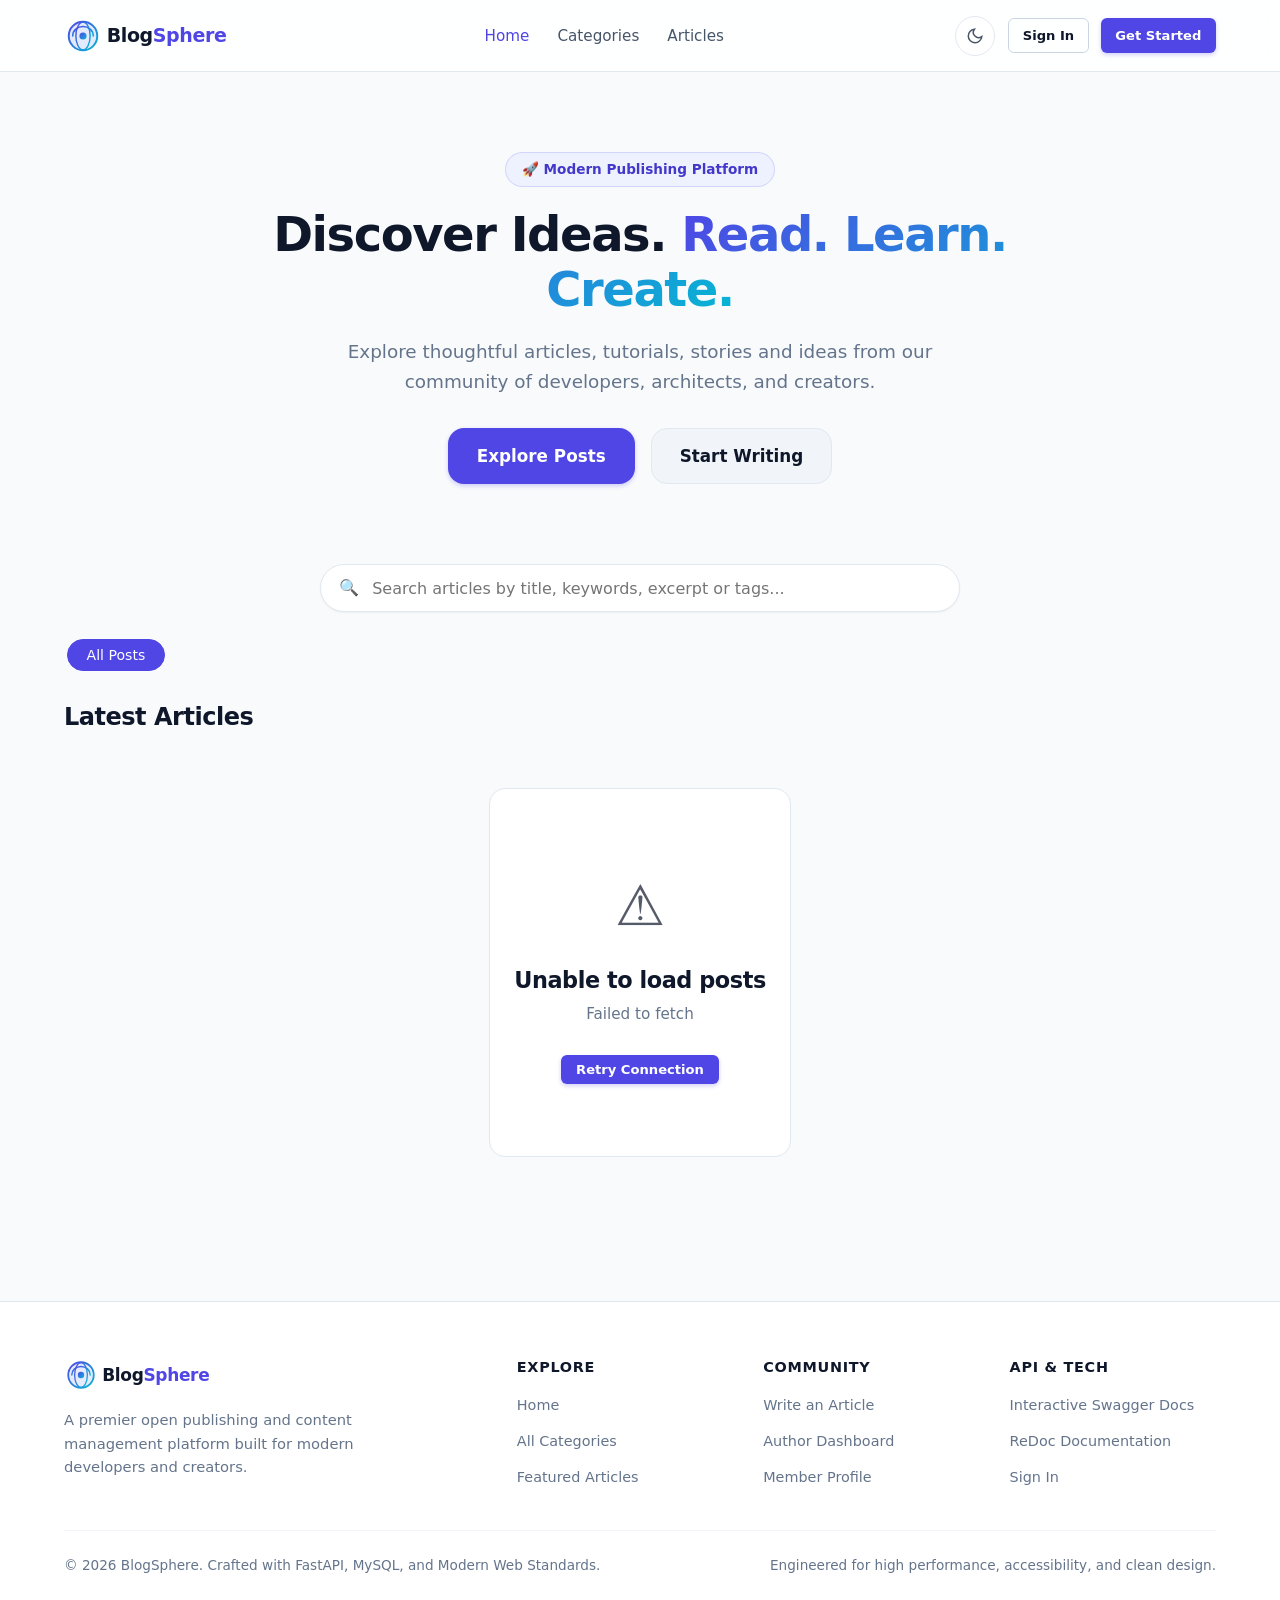
<file: frontend/index.html>
<!DOCTYPE html>
<html lang="en" data-theme="light">
<head>
  <meta charset="UTF-8" />
  <meta name="viewport" content="width=device-width, initial-scale=1.0" />
  <title>BlogSphere — Ideas, Engineering & Architecture</title>
  <meta name="description" content="Discover thoughtful articles, tutorials, and stories from developers, engineers, and tech creators." />
  <link rel="icon" type="image/svg+xml" href="assets/logo.svg" />
  
  <!-- CSS Stylesheets -->
  <link rel="stylesheet" href="css/style.css" />
  <link rel="stylesheet" href="css/components.css" />
  <link rel="stylesheet" href="css/responsive.css" />
</head>
<body>

  <!-- Navigation Bar -->
  <header class="navbar">
    <div class="container nav-container">
      <a href="index.html" class="nav-brand" aria-label="BlogSphere Home">
        <img src="assets/logo.svg" alt="BlogSphere" style="height: 38px;" />
      </a>

      <button class="mobile-nav-toggle" id="mobile-nav-toggle" aria-label="Toggle navigation menu">
        ☰
      </button>

      <ul class="nav-links" id="nav-links">
        <li><a href="index.html" class="nav-link active">Home</a></li>
        <li><a href="pages/categories.html" class="nav-link">Categories</a></li>
        <li><a href="#posts-section" class="nav-link">Articles</a></li>
      </ul>

      <div class="nav-actions">
        <!-- Theme Switcher Toggle -->
        <button class="btn-icon theme-toggle-btn" aria-label="Toggle Light and Dark Mode" title="Toggle theme">
          <svg width="18" height="18" viewBox="0 0 24 24" fill="none" stroke="currentColor" stroke-width="2"><path d="M21 12.79A9 9 0 1 1 11.21 3 7 7 0 0 0 21 12.79z"></path></svg>
        </button>

        <!-- Auth State Container -->
        <div id="nav-auth-container" style="display: flex; align-items: center; gap: 0.75rem;">
          <a href="pages/login.html" class="btn btn-outline btn-sm">Sign In</a>
          <a href="pages/register.html" class="btn btn-primary btn-sm">Get Started</a>
        </div>
      </div>
    </div>
  </header>

  <!-- Main Content -->
  <main class="main-content">
    
    <!-- Hero Section -->
    <section class="hero container">
      <div class="hero-badge">
        <span>🚀 Modern Publishing Platform</span>
      </div>
      <h1 class="hero-title">
        Discover Ideas. <span>Read. Learn. Create.</span>
      </h1>
      <p class="hero-subtitle">
        Explore thoughtful articles, tutorials, stories and ideas from our community of developers, architects, and creators.
      </p>
      <div class="hero-actions">
        <a href="#posts-section" class="btn btn-primary btn-lg">Explore Posts</a>
        <a href="pages/create-post.html" class="btn btn-secondary btn-lg">Start Writing</a>
      </div>
    </section>

    <!-- Featured Post Showcase -->
    <section class="container featured-section" id="featured-post-container" style="display: none;">
      <!-- Featured card rendered dynamically by posts.js -->
    </section>

    <!-- Posts Feed & Search Section -->
    <section class="container" id="posts-section">
      
      <!-- Filter Bar -->
      <div class="filters-bar">
        <!-- Backend-Powered Search Input -->
        <div class="search-box-wrapper">
          <span class="search-icon">🔍</span>
          <input
            type="text"
            id="search-input"
            class="search-input"
            placeholder="Search articles by title, keywords, excerpt or tags..."
            aria-label="Search articles"
          />
          <button id="search-clear-btn" class="search-clear-btn" aria-label="Clear search">✕</button>
        </div>

        <!-- Dynamic Category Pills -->
        <div class="category-pills-scroll" id="category-pills" role="tablist">
          <button class="category-pill active">All Posts</button>
        </div>

        <!-- Active Filter Alert -->
        <div id="active-filter-notice" style="display: none;"></div>
      </div>

      <!-- Section Header -->
      <div class="section-header">
        <h2 class="section-title">Latest Articles</h2>
      </div>

      <!-- Responsive Posts Grid (3-col Desktop, 2-col Tablet, 1-col Mobile) -->
      <div class="posts-grid" id="posts-grid">
        <!-- Rendered by posts.js -->
      </div>

      <!-- Pagination -->
      <div id="pagination-container"></div>

    </section>

  </main>

  <!-- Footer -->
  <footer class="footer">
    <div class="container">
      <div class="footer-grid">
        <div class="footer-col">
          <img src="assets/logo.svg" alt="BlogSphere" style="height: 34px; margin-bottom: 1rem;" />
          <p style="font-size: 0.92rem; color: var(--text-muted); max-width: 320px;">
            A premier open publishing and content management platform built for modern developers and creators.
          </p>
        </div>
        <div class="footer-col">
          <h5>Explore</h5>
          <ul class="footer-links">
            <li><a href="index.html">Home</a></li>
            <li><a href="pages/categories.html">All Categories</a></li>
            <li><a href="index.html?featured=true">Featured Articles</a></li>
          </ul>
        </div>
        <div class="footer-col">
          <h5>Community</h5>
          <ul class="footer-links">
            <li><a href="pages/create-post.html">Write an Article</a></li>
            <li><a href="pages/dashboard.html">Author Dashboard</a></li>
            <li><a href="pages/profile.html">Member Profile</a></li>
          </ul>
        </div>
        <div class="footer-col">
          <h5>API & Tech</h5>
          <ul class="footer-links">
            <li><a href="http://127.0.0.1:8000/docs" target="_blank">Interactive Swagger Docs</a></li>
            <li><a href="http://127.0.0.1:8000/redoc" target="_blank">ReDoc Documentation</a></li>
            <li><a href="pages/login.html">Sign In</a></li>
          </ul>
        </div>
      </div>
      <div class="footer-bottom">
        <div>© 2026 BlogSphere. Crafted with FastAPI, MySQL, and Modern Web Standards.</div>
        <div>Engineered for high performance, accessibility, and clean design.</div>
      </div>
    </div>
  </footer>

  <!-- Core Scripts -->
  <script src="js/api.js"></script>
  <script src="js/ui.js" type="module"></script>
  <script src="js/auth.js"></script>
  <script src="js/posts.js" type="module"></script>

  <script type="module">
    import { initHomePage } from './js/posts.js';
    document.addEventListener('DOMContentLoaded', () => {
      initHomePage();
    });
  </script>
</body>
</html>
</file>
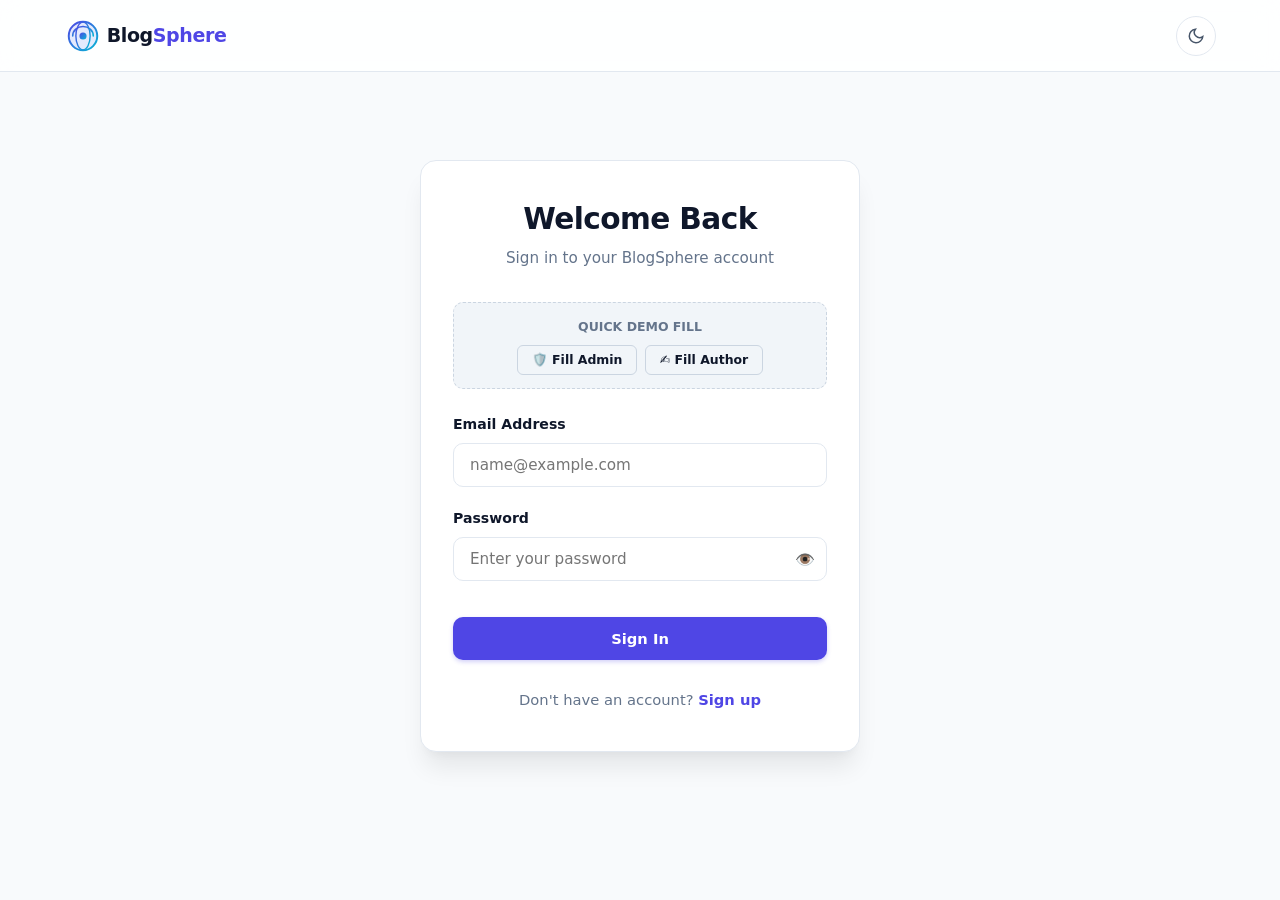
<file: frontend/pages/admin.html>
<!DOCTYPE html>
<html lang="en" data-theme="light">
<head>
  <meta charset="UTF-8" />
  <meta name="viewport" content="width=device-width, initial-scale=1.0" />
  <title>Admin Portal — BlogSphere</title>
  <link rel="icon" type="image/svg+xml" href="../assets/logo.svg" />
  
  <link rel="stylesheet" href="../css/style.css" />
  <link rel="stylesheet" href="../css/components.css" />
  <link rel="stylesheet" href="../css/responsive.css" />
</head>
<body>

  <!-- Navigation Bar -->
  <header class="navbar">
    <div class="container nav-container">
      <a href="../index.html" class="nav-brand" aria-label="BlogSphere Home">
        <img src="../assets/logo.svg" alt="BlogSphere" style="height: 38px;" />
      </a>

      <button class="mobile-nav-toggle" id="mobile-nav-toggle" aria-label="Toggle navigation menu">☰</button>

      <ul class="nav-links" id="nav-links">
        <li><a href="../index.html" class="nav-link">Home</a></li>
        <li><a href="categories.html" class="nav-link">Categories</a></li>
        <li><a href="dashboard.html" class="nav-link">Dashboard</a></li>
      </ul>

      <div class="nav-actions">
        <button class="btn-icon theme-toggle-btn" aria-label="Toggle Light and Dark Mode" title="Toggle theme">
          <svg width="18" height="18" viewBox="0 0 24 24" fill="none" stroke="currentColor" stroke-width="2"><path d="M21 12.79A9 9 0 1 1 11.21 3 7 7 0 0 0 21 12.79z"></path></svg>
        </button>
        <div id="nav-auth-container"></div>
      </div>
    </div>
  </header>

  <!-- Main Content -->
  <main class="main-content">
    <div class="container">
      
      <div style="display: flex; align-items: center; justify-content: space-between; margin-bottom: 2rem; flex-wrap: wrap; gap: 1rem;">
        <div>
          <div style="display: flex; align-items: center; gap: 0.65rem;">
            <h1 style="font-size: 2.25rem;">Admin Governance Portal</h1>
            <span class="category-badge" style="background: var(--primary); color: #ffffff;">Admin Mode</span>
          </div>
          <p style="color: var(--text-muted);">Manage platform users, taxonomic categories, and global post moderation.</p>
        </div>
        <a href="dashboard.html" class="btn btn-secondary btn-sm">← Back to Dashboard</a>
      </div>

      <!-- Navigation Tabs -->
      <div style="display: flex; gap: 0.5rem; margin-bottom: 1.75rem; border-bottom: 1px solid var(--border-default); padding-bottom: 0.5rem;">
        <button class="btn btn-secondary btn-sm admin-tab-btn active" data-tab="users">👥 Manage Users</button>
        <button class="btn btn-secondary btn-sm admin-tab-btn" data-tab="categories">📂 Manage Categories</button>
        <button class="btn btn-secondary btn-sm admin-tab-btn" data-tab="tags">🏷️ Manage Tags</button>
      </div>

      <!-- Tab 1: Users Management -->
      <div class="admin-tab-panel" id="panel-users">
        <div class="data-table-wrapper">
          <table class="data-table">
            <thead>
              <tr>
                <th>User / Email</th>
                <th>Role</th>
                <th>Status</th>
                <th>Posts</th>
                <th>Joined</th>
                <th style="text-align: right;">Actions</th>
              </tr>
            </thead>
            <tbody id="admin-users-table-body">
              <tr><td colspan="6" style="text-align: center; padding: 2rem;">Loading users...</td></tr>
            </tbody>
          </table>
        </div>
      </div>

      <!-- Tab 2: Categories Management -->
      <div class="admin-tab-panel" id="panel-categories" style="display: none;">
        
        <!-- Create Category Form -->
        <div class="editor-card" style="margin-bottom: 2rem;">
          <h3 style="font-size: 1.15rem; font-weight: 700; margin-bottom: 1rem;">Add New Category</h3>
          <form id="create-category-form" style="display: grid; grid-template-columns: 1fr 1.5fr auto; gap: 1rem; align-items: end;">
            <div class="form-group" style="margin-bottom: 0;">
              <label class="form-label" for="category-name-input">Category Name *</label>
              <input type="text" id="category-name-input" class="form-input" placeholder="e.g. Data Science" required />
            </div>
            <div class="form-group" style="margin-bottom: 0;">
              <label class="form-label" for="category-desc-input">Description</label>
              <input type="text" id="category-desc-input" class="form-input" placeholder="Description of topics covered..." />
            </div>
            <button type="submit" id="create-category-btn" class="btn btn-primary" style="height: 44px;">Add Category</button>
          </form>
        </div>

        <!-- Categories Table -->
        <div class="data-table-wrapper">
          <table class="data-table">
            <thead>
              <tr>
                <th>Category Name</th>
                <th>Slug</th>
                <th>Description</th>
                <th>Articles Count</th>
                <th style="text-align: right;">Actions</th>
              </tr>
            </thead>
            <tbody id="admin-categories-table-body">
              <tr><td colspan="5" style="text-align: center; padding: 2rem;">Loading categories...</td></tr>
            </tbody>
          </table>
        </div>

      </div>

      <!-- Tab 3: Tags Management -->
      <div class="admin-tab-panel" id="panel-tags" style="display: none;">
        <div class="editor-card">
          <h3 style="font-size: 1.15rem; font-weight: 700; margin-bottom: 1rem;">Active Tags</h3>
          <p style="font-size: 0.92rem; color: var(--text-muted); margin-bottom: 1.5rem;">Click the '×' button on any tag to remove it from the platform taxonomy.</p>
          <div id="admin-tags-container" style="display: flex; flex-wrap: wrap; gap: 0.6rem;">
            <!-- Rendered by admin.js -->
          </div>
        </div>
      </div>

    </div>
  </main>

  <!-- Footer -->
  <footer class="footer">
    <div class="container footer-bottom">
      <div>© 2026 BlogSphere. System Governance.</div>
      <div><a href="dashboard.html">← Back to Dashboard</a></div>
    </div>
  </footer>

  <!-- Scripts -->
  <script src="../js/api.js"></script>
  <script src="../js/ui.js" type="module"></script>
  <script src="../js/auth.js"></script>
  <script src="../js/admin.js" type="module"></script>

  <script type="module">
    import { initAdminPortal } from '../js/admin.js';
    document.addEventListener('DOMContentLoaded', () => {
      initAdminPortal();
    });
  </script>
</body>
</html>
</file>
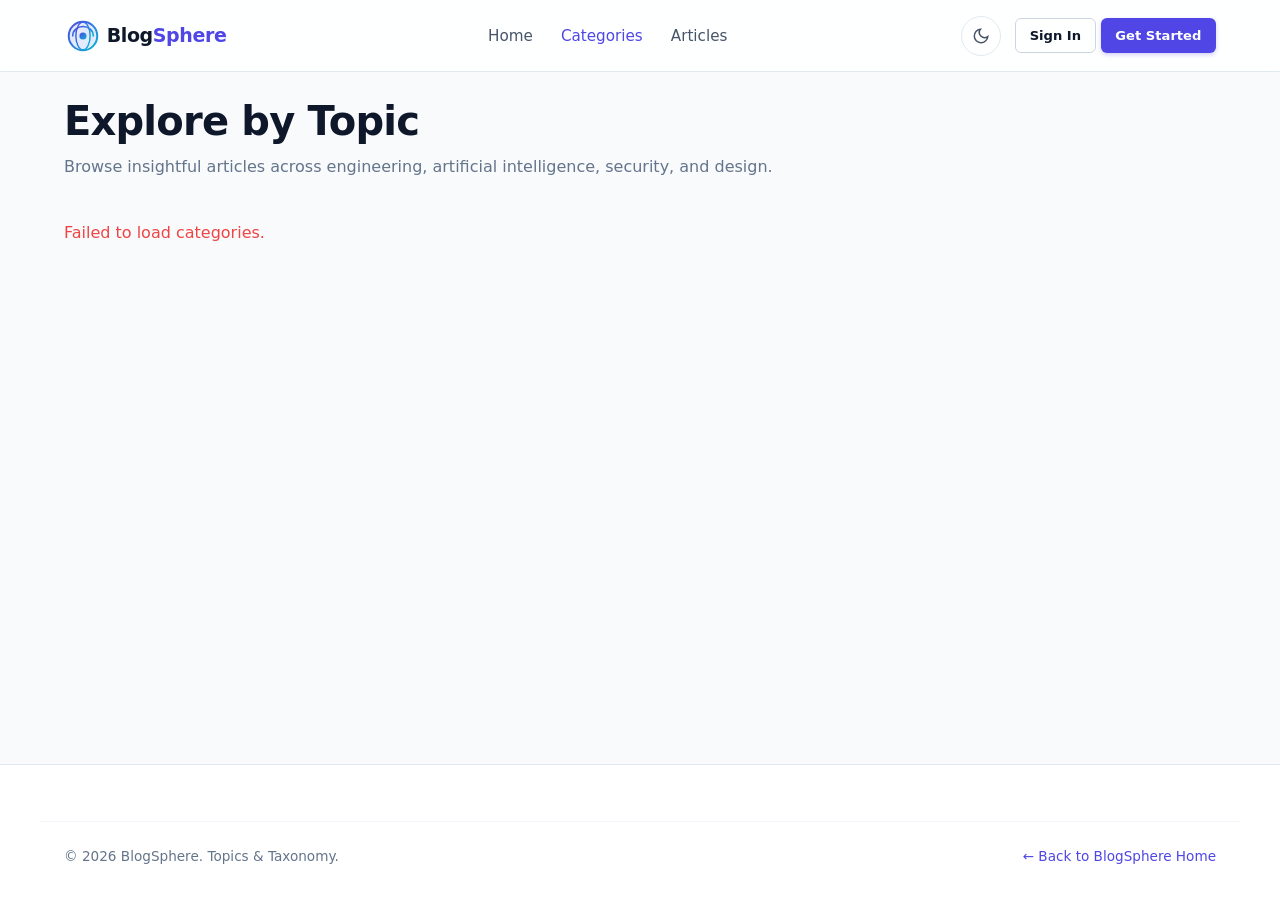
<file: frontend/pages/categories.html>
<!DOCTYPE html>
<html lang="en" data-theme="light">
<head>
  <meta charset="UTF-8" />
  <meta name="viewport" content="width=device-width, initial-scale=1.0" />
  <title>Topics & Categories — BlogSphere</title>
  <link rel="icon" type="image/svg+xml" href="../assets/logo.svg" />
  
  <link rel="stylesheet" href="../css/style.css" />
  <link rel="stylesheet" href="../css/components.css" />
  <link rel="stylesheet" href="../css/responsive.css" />
</head>
<body>

  <!-- Navigation Bar -->
  <header class="navbar">
    <div class="container nav-container">
      <a href="../index.html" class="nav-brand" aria-label="BlogSphere Home">
        <img src="../assets/logo.svg" alt="BlogSphere" style="height: 38px;" />
      </a>

      <button class="mobile-nav-toggle" id="mobile-nav-toggle" aria-label="Toggle navigation menu">☰</button>

      <ul class="nav-links" id="nav-links">
        <li><a href="../index.html" class="nav-link">Home</a></li>
        <li><a href="categories.html" class="nav-link active">Categories</a></li>
        <li><a href="../index.html#posts-section" class="nav-link">Articles</a></li>
      </ul>

      <div class="nav-actions">
        <button class="btn-icon theme-toggle-btn" aria-label="Toggle Light and Dark Mode" title="Toggle theme">
          <svg width="18" height="18" viewBox="0 0 24 24" fill="none" stroke="currentColor" stroke-width="2"><path d="M21 12.79A9 9 0 1 1 11.21 3 7 7 0 0 0 21 12.79z"></path></svg>
        </button>
        <div id="nav-auth-container"></div>
      </div>
    </div>
  </header>

  <!-- Main Content -->
  <main class="main-content">
    <div class="container">
      
      <div style="display: flex; align-items: center; justify-content: space-between; margin-bottom: 2.5rem; flex-wrap: wrap; gap: 1rem;">
        <div>
          <h1 style="font-size: 2.5rem; margin-bottom: 0.5rem;">Explore by Topic</h1>
          <p style="color: var(--text-muted);">Browse insightful articles across engineering, artificial intelligence, security, and design.</p>
        </div>
        <div id="admin-create-category-btn-wrapper" style="display: none;">
          <button class="btn btn-primary" id="btn-open-category-modal">+ Add Category</button>
        </div>
      </div>

      <!-- Categories Grid -->
      <div class="posts-grid" id="categories-directory-grid">
        <!-- Rendered dynamically -->
      </div>

      <!-- Admin Add Category Modal -->
      <div id="category-modal" class="modal-overlay">
        <div class="modal-box">
          <div class="modal-header">
            <h4 class="modal-title">Create New Category</h4>
            <button class="btn-icon btn-sm" id="btn-close-cat-modal">✕</button>
          </div>
          <form id="modal-category-form">
            <div class="modal-body">
              <div class="form-group">
                <label class="form-label" for="modal-cat-name">Category Name *</label>
                <input type="text" id="modal-cat-name" class="form-input" placeholder="e.g. Cloud Computing" required />
              </div>
              <div class="form-group">
                <label class="form-label" for="modal-cat-desc">Description</label>
                <textarea id="modal-cat-desc" class="form-textarea" rows="3" placeholder="Brief description of topics covered in this category..."></textarea>
              </div>
            </div>
            <div class="modal-footer">
              <button type="button" class="btn btn-secondary btn-sm" id="btn-cancel-cat-modal">Cancel</button>
              <button type="submit" class="btn btn-primary btn-sm" id="btn-save-cat-modal">Create Category</button>
            </div>
          </form>
        </div>
      </div>

    </div>
  </main>

  <!-- Footer -->
  <footer class="footer">
    <div class="container footer-bottom">
      <div>© 2026 BlogSphere. Topics & Taxonomy.</div>
      <div><a href="../index.html">← Back to BlogSphere Home</a></div>
    </div>
  </footer>

  <!-- Scripts -->
  <script src="../js/api.js"></script>
  <script src="../js/ui.js" type="module"></script>
  <script src="../js/auth.js"></script>

  <script type="module">
    document.addEventListener("DOMContentLoaded", async () => {
      const grid = document.getElementById("categories-directory-grid");
      const adminBtnWrapper = document.getElementById("admin-create-category-btn-wrapper");
      const modal = document.getElementById("category-modal");
      const openModalBtn = document.getElementById("btn-open-category-modal");
      const closeModalBtn = document.getElementById("btn-close-cat-modal");
      const cancelModalBtn = document.getElementById("btn-cancel-cat-modal");
      const form = document.getElementById("modal-category-form");

      if (window.auth && window.auth.isAdmin()) {
        adminBtnWrapper.style.display = "block";
      }

      const loadDirectory = async () => {
        try {
          const res = await window.api.get("/categories");
          if (res && res.success && res.data) {
            grid.innerHTML = res.data.map(cat => `
              <div class="editor-card" style="display: flex; flex-direction: column; justify-content: space-between; transition: all var(--transition-base);">
                <div>
                  <div style="display: flex; justify-content: space-between; align-items: flex-start; margin-bottom: 0.75rem;">
                    <h3 style="font-size: 1.35rem; font-weight: 700;">
                      <a href="../index.html?category=${encodeURIComponent(cat.slug)}" style="color: inherit;">${cat.name}</a>
                    </h3>
                    <span class="category-badge">${cat.posts_count || 0} Posts</span>
                  </div>
                  <p style="font-size: 0.92rem; color: var(--text-muted); line-height: 1.6; margin-bottom: 1.5rem;">
                    ${cat.description || "Discover high-quality articles in this domain."}
                  </p>
                </div>
                <div style="display: flex; justify-content: space-between; align-items: center; border-top: 1px solid var(--border-subtle); padding-top: 1rem;">
                  <code style="font-size: 0.8rem; color: var(--text-muted);">/${cat.slug}</code>
                  <a href="../index.html?category=${encodeURIComponent(cat.slug)}" class="read-more-link">Browse Articles →</a>
                </div>
              </div>
            `).join("");
          }
        } catch (err) {
          grid.innerHTML = `<p style="color: var(--danger);">Failed to load categories.</p>`;
        }
      };

      await loadDirectory();

      // Modal handlers
      if (openModalBtn) openModalBtn.onclick = () => modal.classList.add("show");
      const hideModal = () => modal.classList.remove("show");
      if (closeModalBtn) closeModalBtn.onclick = hideModal;
      if (cancelModalBtn) cancelModalBtn.onclick = hideModal;

      if (form) {
        form.onsubmit = async (e) => {
          e.preventDefault();
          const name = document.getElementById("modal-cat-name").value.trim();
          const description = document.getElementById("modal-cat-desc").value.trim();

          try {
            const res = await window.api.post("/categories", { name, description });
            if (res && res.success) {
              window.showToast("✓ Category created successfully!", "success");
              hideModal();
              form.reset();
              loadDirectory();
            }
          } catch (err) {
            window.showToast(err.message || "Failed to create category", "error");
          }
        };
      }
    });
  </script>
</body>
</html>
</file>
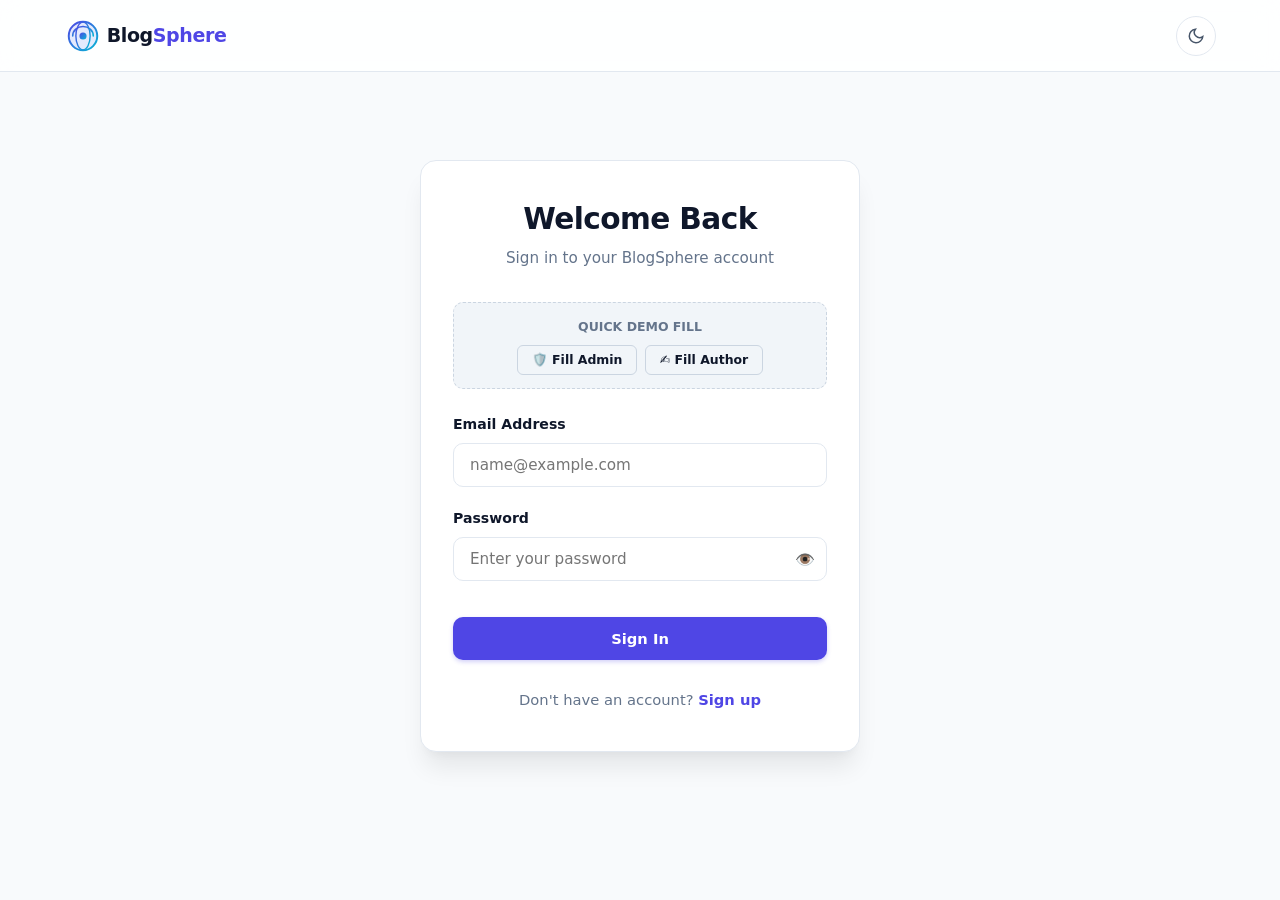
<file: frontend/pages/create-post.html>
<!DOCTYPE html>
<html lang="en" data-theme="light">
<head>
  <meta charset="UTF-8" />
  <meta name="viewport" content="width=device-width, initial-scale=1.0" />
  <title>New Article — BlogSphere</title>
  <link rel="icon" type="image/svg+xml" href="../assets/logo.svg" />
  
  <link rel="stylesheet" href="../css/style.css" />
  <link rel="stylesheet" href="../css/components.css" />
  <link rel="stylesheet" href="../css/responsive.css" />
</head>
<body>

  <!-- Navigation Bar -->
  <header class="navbar">
    <div class="container nav-container">
      <a href="../index.html" class="nav-brand" aria-label="BlogSphere Home">
        <img src="../assets/logo.svg" alt="BlogSphere" style="height: 38px;" />
      </a>

      <button class="mobile-nav-toggle" id="mobile-nav-toggle" aria-label="Toggle navigation menu">☰</button>

      <ul class="nav-links" id="nav-links">
        <li><a href="../index.html" class="nav-link">Home</a></li>
        <li><a href="categories.html" class="nav-link">Categories</a></li>
        <li><a href="dashboard.html" class="nav-link">Dashboard</a></li>
      </ul>

      <div class="nav-actions">
        <button class="btn-icon theme-toggle-btn" aria-label="Toggle Light and Dark Mode" title="Toggle theme">
          <svg width="18" height="18" viewBox="0 0 24 24" fill="none" stroke="currentColor" stroke-width="2"><path d="M21 12.79A9 9 0 1 1 11.21 3 7 7 0 0 0 21 12.79z"></path></svg>
        </button>
        <div id="nav-auth-container"></div>
      </div>
    </div>
  </header>

  <!-- Main Content -->
  <main class="main-content">
    <div class="container">
      
      <!-- Breadcrumbs -->
      <nav style="font-size: 0.88rem; color: var(--text-muted); margin-bottom: 1.5rem;">
        <a href="dashboard.html" style="color: var(--text-muted);">Dashboard</a>
        <span style="margin: 0 0.5rem;">/</span>
        <span id="editor-breadcrumbs-current" style="color: var(--text-primary); font-weight: 600;">New Article</span>
      </nav>

      <div class="section-header" style="margin-bottom: 1rem;">
        <h1 id="editor-page-title" style="font-size: 2rem;">Write New Article</h1>
      </div>

      <!-- Editor Form -->
      <form id="post-editor-form">
        <div class="editor-layout">
          
          <!-- Left Column: Main Editor -->
          <div>
            <div class="editor-card" style="margin-bottom: 1.5rem;">
              
              <!-- Post Title -->
              <div class="form-group">
                <label class="form-label" for="post-title">Article Title *</label>
                <input
                  type="text"
                  id="post-title"
                  class="form-input"
                  placeholder="e.g. Modern Web Architecture Patterns for 2026"
                  required
                />
              </div>

              <!-- Post Slug -->
              <div class="form-group">
                <label class="form-label" for="post-slug">URL Slug</label>
                <input
                  type="text"
                  id="post-slug"
                  class="form-input"
                  placeholder="modern-web-architecture-patterns-for-2026"
                />
                <div class="form-hint">Preview: <code>/post/<span id="slug-preview">your-slug</span></code></div>
              </div>

              <!-- Short Excerpt -->
              <div class="form-group">
                <label class="form-label" for="post-excerpt">Short Excerpt (Summary)</label>
                <textarea
                  id="post-excerpt"
                  class="form-textarea"
                  rows="2"
                  placeholder="Briefly describe what readers will learn from this article (max 300 characters)..."
                ></textarea>
              </div>

            </div>

            <!-- Content Area with Tabs (Write vs Live Preview) -->
            <div class="editor-card" style="padding: 0; overflow: hidden;">
              
              <!-- Editor Header Tabs -->
              <div style="display: flex; align-items: center; justify-content: space-between; padding: 0.75rem 1.25rem; background: var(--bg-card); border-bottom: 1px solid var(--border-default);">
                <div style="display: flex; gap: 0.5rem;">
                  <button type="button" class="btn btn-secondary btn-sm active" id="tab-editor-write">✍️ Write</button>
                  <button type="button" class="btn btn-secondary btn-sm" id="tab-editor-preview">👁️ Live Preview</button>
                </div>
                <div style="font-size: 0.85rem; color: var(--text-muted); display: flex; gap: 1rem;">
                  <span id="editor-word-count">0 words</span>
                  <span id="editor-reading-time">⏱️ 1 min read</span>
                </div>
              </div>

              <!-- Write Mode Area -->
              <div id="editor-textarea-wrapper">
                <!-- Formatting Toolbar -->
                <div class="editor-toolbar">
                  <button type="button" class="editor-tool-btn" data-tool="bold" title="Bold"><strong>B</strong></button>
                  <button type="button" class="editor-tool-btn" data-tool="italic" title="Italic"><em>I</em></button>
                  <button type="button" class="editor-tool-btn" data-tool="h2" title="Heading 2">H2</button>
                  <button type="button" class="editor-tool-btn" data-tool="h3" title="Heading 3">H3</button>
                  <button type="button" class="editor-tool-btn" data-tool="quote" title="Blockquote">”Quote</button>
                  <button type="button" class="editor-tool-btn" data-tool="code" title="Code Block">&lt;/&gt;</button>
                  <button type="button" class="editor-tool-btn" data-tool="ul" title="Bullet List">• List</button>
                  <button type="button" class="editor-tool-btn" data-tool="ol" title="Numbered List">1. List</button>
                  <button type="button" class="editor-tool-btn" data-tool="link" title="Insert Link">🔗 Link</button>
                </div>

                <!-- Textarea -->
                <textarea
                  id="post-content"
                  class="editor-textarea"
                  placeholder="Share your technical knowledge, code snippets, or tutorials here... Formatting with Markdown or HTML is supported."
                  required
                ></textarea>
              </div>

              <!-- Live Preview Area -->
              <div id="editor-preview-wrapper" class="prose" style="display: none; padding: 2rem; min-height: 480px; background: var(--bg-primary);">
                <!-- Rendered preview -->
              </div>

            </div>
          </div>

          <!-- Right Column: Settings & Publishing Controls -->
          <div>
            <div class="editor-card" style="margin-bottom: 1.5rem;">
              <h3 style="font-size: 1.15rem; font-weight: 700; margin-bottom: 1.25rem;">Publish Settings</h3>
              
              <!-- Category Select -->
              <div class="form-group">
                <label class="form-label" for="post-category">Category *</label>
                <select id="post-category" class="form-select" required>
                  <option value="">Loading categories...</option>
                </select>
              </div>

              <!-- Interactive Tag Chips -->
              <div class="form-group">
                <label class="form-label">Tags</label>
                <div class="tags-chip-container" id="tags-chip-container">
                  <input
                    type="text"
                    id="tag-chip-input"
                    class="tag-chip-input"
                    placeholder="Type tag & press Enter..."
                  />
                </div>
                <div class="form-hint">Type a tag name and hit Enter or comma</div>
              </div>

              <!-- Featured Image URL -->
              <div class="form-group">
                <label class="form-label" for="post-featured-image">Featured Image URL</label>
                <input
                  type="url"
                  id="post-featured-image"
                  class="form-input"
                  placeholder="https://images.unsplash.com/..."
                />
                <img
                  id="featured-image-preview"
                  src=""
                  alt="Thumbnail Preview"
                  style="display: none; width: 100%; height: 140px; object-fit: cover; border-radius: var(--radius-md); margin-top: 0.6rem; border: 1px solid var(--border-default);"
                />
              </div>

              <!-- Feature Post Checkbox -->
              <div class="form-group" style="display: flex; align-items: center; gap: 0.6rem; margin-top: 1rem;">
                <input type="checkbox" id="post-is-featured" style="width: 18px; height: 18px; accent-color: var(--primary);" />
                <label for="post-is-featured" style="font-size: 0.92rem; font-weight: 600; cursor: pointer;">Feature on homepage hero</label>
              </div>

            </div>

            <!-- Publishing Actions Card -->
            <div class="editor-card">
              <h3 style="font-size: 1.15rem; font-weight: 700; margin-bottom: 1.25rem;">Actions</h3>
              <div style="display: flex; flex-direction: column; gap: 0.75rem;">
                <button type="button" id="btn-publish-post" class="btn btn-primary" style="width: 100%;">
                  🚀 Publish Post
                </button>
                <button type="button" id="btn-save-draft" class="btn btn-secondary" style="width: 100%;">
                  💾 Save as Draft
                </button>
                <a href="dashboard.html" class="btn btn-outline btn-sm" style="text-align: center;">
                  Cancel
                </a>
              </div>
            </div>

          </div>

        </div>
      </form>

    </div>
  </main>

  <!-- Footer -->
  <footer class="footer">
    <div class="container footer-bottom">
      <div>© 2026 BlogSphere. Author Post Studio.</div>
      <div><a href="dashboard.html">← Back to Dashboard</a></div>
    </div>
  </footer>

  <!-- Scripts -->
  <script src="../js/api.js"></script>
  <script src="../js/ui.js" type="module"></script>
  <script src="../js/auth.js"></script>
  <script src="../js/validation.js" type="module"></script>
  <script src="../js/editor.js" type="module"></script>

  <script type="module">
    import { initPostEditor } from '../js/editor.js';
    document.addEventListener('DOMContentLoaded', () => {
      initPostEditor();
    });
  </script>
</body>
</html>
</file>
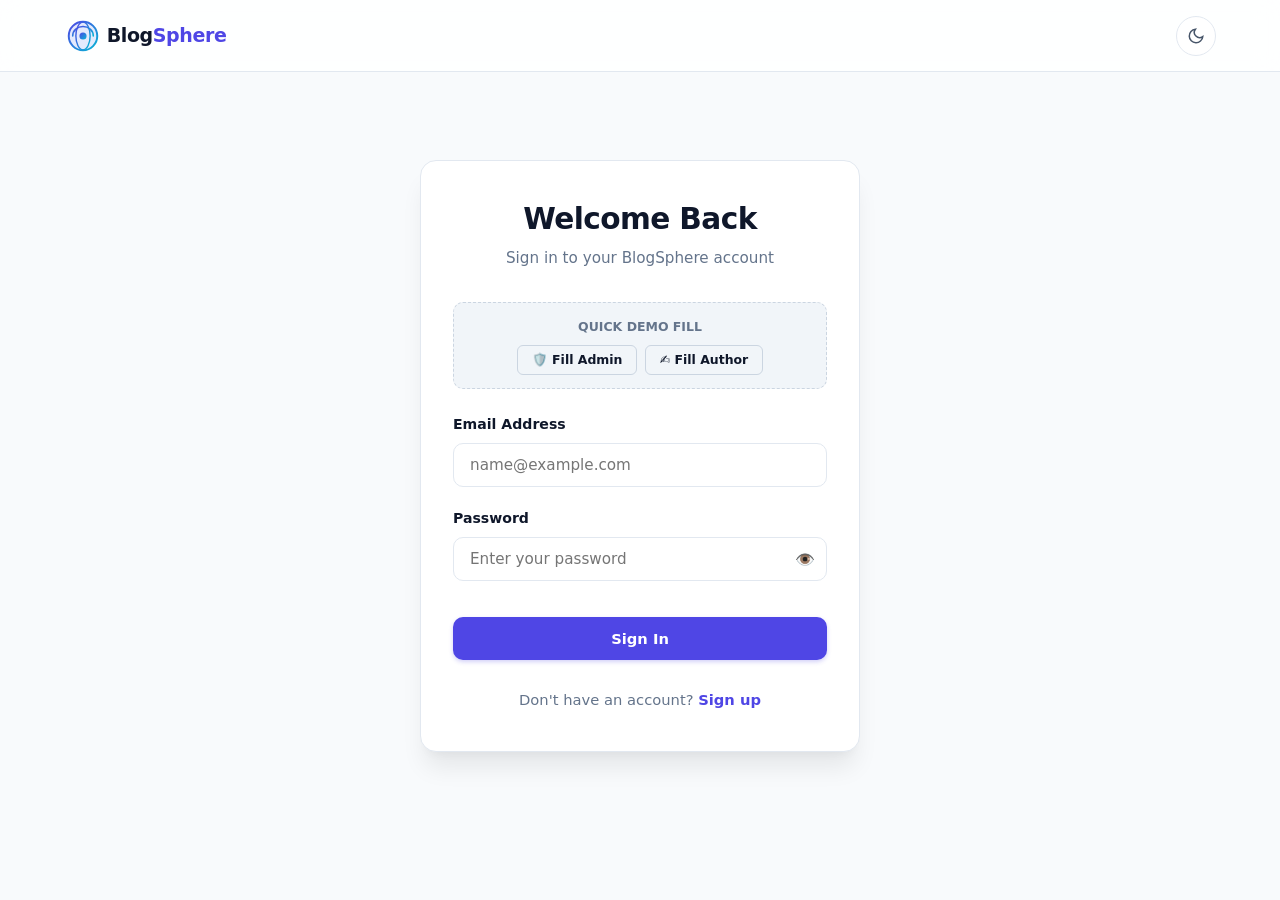
<file: frontend/pages/dashboard.html>
<!DOCTYPE html>
<html lang="en" data-theme="light">
<head>
  <meta charset="UTF-8" />
  <meta name="viewport" content="width=device-width, initial-scale=1.0" />
  <title>Author Dashboard — BlogSphere</title>
  <link rel="icon" type="image/svg+xml" href="../assets/logo.svg" />
  
  <link rel="stylesheet" href="../css/style.css" />
  <link rel="stylesheet" href="../css/components.css" />
  <link rel="stylesheet" href="../css/responsive.css" />
</head>
<body>

  <!-- Navigation Bar -->
  <header class="navbar">
    <div class="container nav-container">
      <a href="../index.html" class="nav-brand" aria-label="BlogSphere Home">
        <img src="../assets/logo.svg" alt="BlogSphere" style="height: 38px;" />
      </a>

      <button class="mobile-nav-toggle" id="mobile-nav-toggle" aria-label="Toggle navigation menu">☰</button>

      <ul class="nav-links" id="nav-links">
        <li><a href="../index.html" class="nav-link">Home</a></li>
        <li><a href="categories.html" class="nav-link">Categories</a></li>
        <li><a href="dashboard.html" class="nav-link active">Dashboard</a></li>
      </ul>

      <div class="nav-actions">
        <button class="btn-icon theme-toggle-btn" aria-label="Toggle Light and Dark Mode" title="Toggle theme">
          <svg width="18" height="18" viewBox="0 0 24 24" fill="none" stroke="currentColor" stroke-width="2"><path d="M21 12.79A9 9 0 1 1 11.21 3 7 7 0 0 0 21 12.79z"></path></svg>
        </button>
        <div id="nav-auth-container"></div>
      </div>
    </div>
  </header>

  <!-- Main Content -->
  <main class="main-content">
    <div class="container">
      
      <!-- Welcome Header -->
      <div style="display: flex; align-items: center; justify-content: space-between; margin-bottom: 2rem; flex-wrap: wrap; gap: 1rem;">
        <div>
          <h1 style="font-size: 2.25rem;">Author Dashboard</h1>
          <p style="color: var(--text-muted);">Welcome back, <span id="dashboard-welcome-name" style="color: var(--text-primary); font-weight: 700;">Author</span>. Manage your published stories and drafts.</p>
        </div>
        <a href="create-post.html" class="btn btn-primary">
          <svg width="16" height="16" viewBox="0 0 24 24" fill="none" stroke="currentColor" stroke-width="2.5"><line x1="12" y1="5" x2="12" y2="19"></line><line x1="5" y1="12" x2="19" y2="12"></line></svg>
          Write New Article
        </a>
      </div>

      <!-- Admin Platform Stats Banner (Shown for admins) -->
      <div id="admin-platform-stats" style="display: none;"></div>

      <!-- Metrics Cards Grid -->
      <div class="stats-grid">
        <div class="stat-card">
          <div class="stat-icon">📚</div>
          <div>
            <div class="stat-value" id="stat-total-posts">0</div>
            <div class="stat-label">Total Articles</div>
          </div>
        </div>
        <div class="stat-card">
          <div class="stat-icon" style="background: var(--success-bg); color: var(--success);">🚀</div>
          <div>
            <div class="stat-value" id="stat-published-posts">0</div>
            <div class="stat-label">Published</div>
          </div>
        </div>
        <div class="stat-card">
          <div class="stat-icon" style="background: var(--warning-bg); color: var(--warning);">📝</div>
          <div>
            <div class="stat-value" id="stat-draft-posts">0</div>
            <div class="stat-label">Drafts</div>
          </div>
        </div>
        <div class="stat-card">
          <div class="stat-icon" style="background: var(--accent-light); color: var(--accent);">👁️</div>
          <div>
            <div class="stat-value" id="stat-total-views">0</div>
            <div class="stat-label">Total Views</div>
          </div>
        </div>
      </div>

      <!-- Scope Toggle for Admins (My Posts vs All Authors) -->
      <div id="admin-scope-toggle" style="display: none; gap: 0.5rem; margin-bottom: 1rem;">
        <button class="btn btn-secondary btn-sm active" data-scope="mine">My Articles</button>
        <button class="btn btn-secondary btn-sm" data-scope="all">🛡️ All Platform Articles</button>
      </div>

      <!-- Filters & Controls Bar -->
      <div style="display: flex; align-items: center; justify-content: space-between; margin-bottom: 1.25rem; flex-wrap: wrap; gap: 1rem;">
        
        <!-- Status Tabs -->
        <div style="display: flex; gap: 0.5rem;">
          <button class="btn btn-secondary btn-sm dashboard-tab-btn active" data-status="all">All Articles</button>
          <button class="btn btn-secondary btn-sm dashboard-tab-btn" data-status="published">Published</button>
          <button class="btn btn-secondary btn-sm dashboard-tab-btn" data-status="draft">Drafts</button>
        </div>

        <!-- Search Bar within Dashboard -->
        <div style="max-width: 320px; width: 100%;">
          <input
            type="text"
            id="dashboard-search-input"
            class="form-input"
            placeholder="Search my posts..."
            style="padding: 0.5rem 0.85rem; font-size: 0.88rem;"
          />
        </div>

      </div>

      <!-- Articles Data Table -->
      <div class="data-table-wrapper">
        <table class="data-table">
          <thead>
            <tr>
              <th>Article</th>
              <th>Category</th>
              <th>Status</th>
              <th>Views</th>
              <th>Created</th>
              <th style="text-align: right;">Actions</th>
            </tr>
          </thead>
          <tbody id="dashboard-posts-table-body">
            <!-- Rendered by dashboard.js -->
          </tbody>
        </table>
      </div>

    </div>
  </main>

  <!-- Footer -->
  <footer class="footer">
    <div class="container footer-bottom">
      <div>© 2026 BlogSphere. Author Management Console.</div>
      <div><a href="../index.html">← View Public Blog</a></div>
    </div>
  </footer>

  <!-- Scripts -->
  <script src="../js/api.js"></script>
  <script src="../js/ui.js" type="module"></script>
  <script src="../js/auth.js"></script>
  <script src="../js/dashboard.js" type="module"></script>

  <script type="module">
    import { initDashboard } from '../js/dashboard.js';
    document.addEventListener('DOMContentLoaded', () => {
      initDashboard();
    });
  </script>
</body>
</html>
</file>
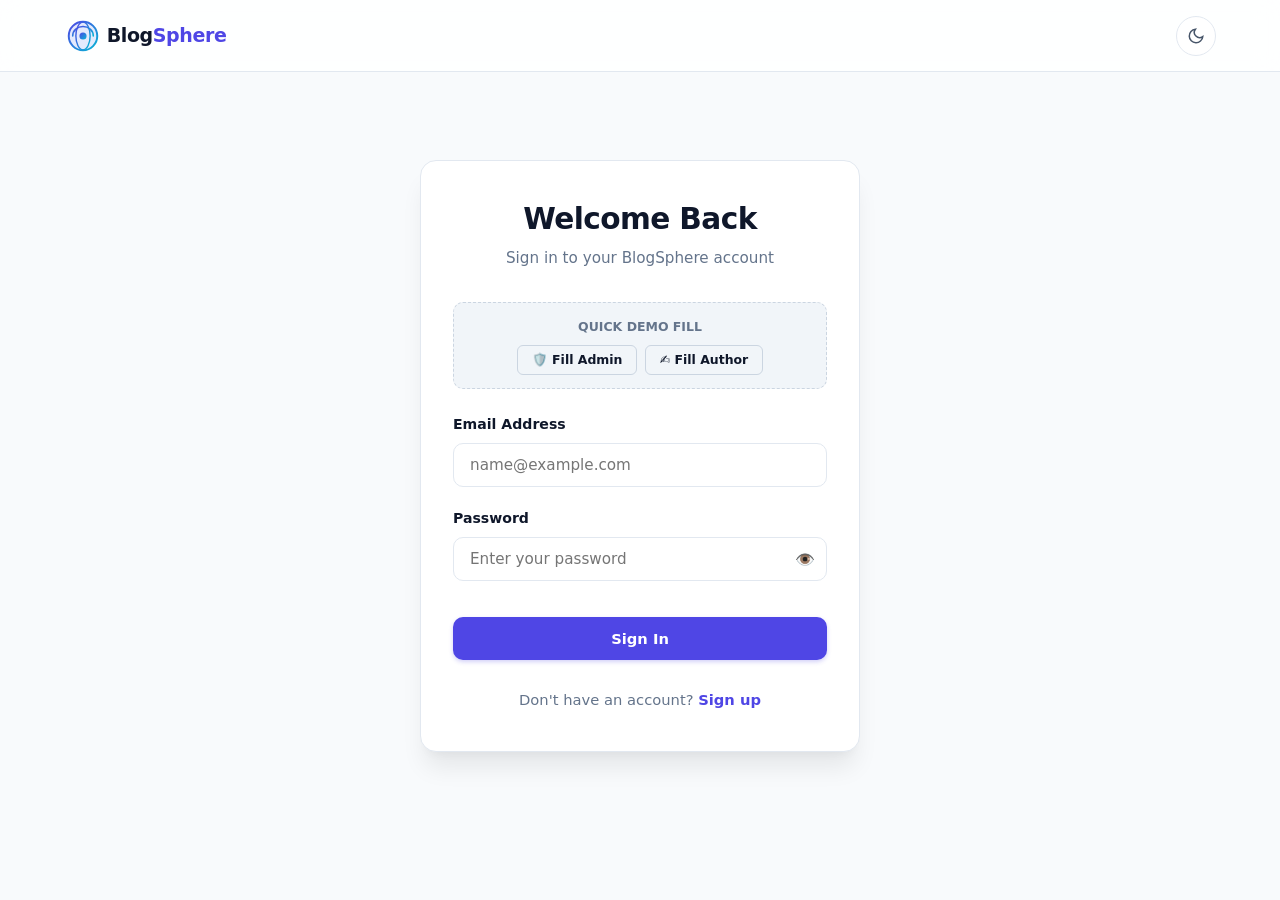
<file: frontend/pages/edit-post.html>
<!DOCTYPE html>
<html lang="en" data-theme="light">
<head>
  <meta charset="UTF-8" />
  <meta name="viewport" content="width=device-width, initial-scale=1.0" />
  <title>Edit Article — BlogSphere</title>
  <link rel="icon" type="image/svg+xml" href="../assets/logo.svg" />
  
  <link rel="stylesheet" href="../css/style.css" />
  <link rel="stylesheet" href="../css/components.css" />
  <link rel="stylesheet" href="../css/responsive.css" />
</head>
<body>

  <!-- Navigation Bar -->
  <header class="navbar">
    <div class="container nav-container">
      <a href="../index.html" class="nav-brand" aria-label="BlogSphere Home">
        <img src="../assets/logo.svg" alt="BlogSphere" style="height: 38px;" />
      </a>

      <button class="mobile-nav-toggle" id="mobile-nav-toggle" aria-label="Toggle navigation menu">☰</button>

      <ul class="nav-links" id="nav-links">
        <li><a href="../index.html" class="nav-link">Home</a></li>
        <li><a href="categories.html" class="nav-link">Categories</a></li>
        <li><a href="dashboard.html" class="nav-link">Dashboard</a></li>
      </ul>

      <div class="nav-actions">
        <button class="btn-icon theme-toggle-btn" aria-label="Toggle Light and Dark Mode" title="Toggle theme">
          <svg width="18" height="18" viewBox="0 0 24 24" fill="none" stroke="currentColor" stroke-width="2"><path d="M21 12.79A9 9 0 1 1 11.21 3 7 7 0 0 0 21 12.79z"></path></svg>
        </button>
        <div id="nav-auth-container"></div>
      </div>
    </div>
  </header>

  <!-- Main Content -->
  <main class="main-content">
    <div class="container">
      
      <!-- Breadcrumbs -->
      <nav style="font-size: 0.88rem; color: var(--text-muted); margin-bottom: 1.5rem;">
        <a href="dashboard.html" style="color: var(--text-muted);">Dashboard</a>
        <span style="margin: 0 0.5rem;">/</span>
        <span id="editor-breadcrumbs-current" style="color: var(--text-primary); font-weight: 600;">Edit Article</span>
      </nav>

      <div class="section-header" style="margin-bottom: 1rem;">
        <h1 id="editor-page-title" style="font-size: 2rem;">Edit Article</h1>
      </div>

      <!-- Editor Form -->
      <form id="post-editor-form">
        <div class="editor-layout">
          
          <!-- Left Column: Main Editor -->
          <div>
            <div class="editor-card" style="margin-bottom: 1.5rem;">
              
              <!-- Post Title -->
              <div class="form-group">
                <label class="form-label" for="post-title">Article Title *</label>
                <input
                  type="text"
                  id="post-title"
                  class="form-input"
                  placeholder="e.g. Modern Web Architecture Patterns for 2026"
                  required
                />
              </div>

              <!-- Post Slug -->
              <div class="form-group">
                <label class="form-label" for="post-slug">URL Slug</label>
                <input
                  type="text"
                  id="post-slug"
                  class="form-input"
                  placeholder="modern-web-architecture-patterns-for-2026"
                />
                <div class="form-hint">Preview: <code>/post/<span id="slug-preview">your-slug</span></code></div>
              </div>

              <!-- Short Excerpt -->
              <div class="form-group">
                <label class="form-label" for="post-excerpt">Short Excerpt (Summary)</label>
                <textarea
                  id="post-excerpt"
                  class="form-textarea"
                  rows="2"
                  placeholder="Briefly describe what readers will learn from this article (max 300 characters)..."
                ></textarea>
              </div>

            </div>

            <!-- Content Area with Tabs (Write vs Live Preview) -->
            <div class="editor-card" style="padding: 0; overflow: hidden;">
              
              <div style="display: flex; align-items: center; justify-content: space-between; padding: 0.75rem 1.25rem; background: var(--bg-card); border-bottom: 1px solid var(--border-default);">
                <div style="display: flex; gap: 0.5rem;">
                  <button type="button" class="btn btn-secondary btn-sm active" id="tab-editor-write">✍️ Write</button>
                  <button type="button" class="btn btn-secondary btn-sm" id="tab-editor-preview">👁️ Live Preview</button>
                </div>
                <div style="font-size: 0.85rem; color: var(--text-muted); display: flex; gap: 1rem;">
                  <span id="editor-word-count">0 words</span>
                  <span id="editor-reading-time">⏱️ 1 min read</span>
                </div>
              </div>

              <!-- Write Mode Area -->
              <div id="editor-textarea-wrapper">
                <div class="editor-toolbar">
                  <button type="button" class="editor-tool-btn" data-tool="bold" title="Bold"><strong>B</strong></button>
                  <button type="button" class="editor-tool-btn" data-tool="italic" title="Italic"><em>I</em></button>
                  <button type="button" class="editor-tool-btn" data-tool="h2" title="Heading 2">H2</button>
                  <button type="button" class="editor-tool-btn" data-tool="h3" title="Heading 3">H3</button>
                  <button type="button" class="editor-tool-btn" data-tool="quote" title="Blockquote">”Quote</button>
                  <button type="button" class="editor-tool-btn" data-tool="code" title="Code Block">&lt;/&gt;</button>
                  <button type="button" class="editor-tool-btn" data-tool="ul" title="Bullet List">• List</button>
                  <button type="button" class="editor-tool-btn" data-tool="ol" title="Numbered List">1. List</button>
                  <button type="button" class="editor-tool-btn" data-tool="link" title="Insert Link">🔗 Link</button>
                </div>

                <textarea
                  id="post-content"
                  class="editor-textarea"
                  placeholder="Share your technical knowledge, code snippets, or tutorials here... Formatting with Markdown or HTML is supported."
                  required
                ></textarea>
              </div>

              <!-- Live Preview Area -->
              <div id="editor-preview-wrapper" class="prose" style="display: none; padding: 2rem; min-height: 480px; background: var(--bg-primary);">
              </div>

            </div>
          </div>

          <!-- Right Column: Settings & Publishing Controls -->
          <div>
            <div class="editor-card" style="margin-bottom: 1.5rem;">
              <h3 style="font-size: 1.15rem; font-weight: 700; margin-bottom: 1.25rem;">Publish Settings</h3>
              
              <!-- Category Select -->
              <div class="form-group">
                <label class="form-label" for="post-category">Category *</label>
                <select id="post-category" class="form-select" required>
                  <option value="">Loading categories...</option>
                </select>
              </div>

              <!-- Interactive Tag Chips -->
              <div class="form-group">
                <label class="form-label">Tags</label>
                <div class="tags-chip-container" id="tags-chip-container">
                  <input
                    type="text"
                    id="tag-chip-input"
                    class="tag-chip-input"
                    placeholder="Type tag & press Enter..."
                  />
                </div>
                <div class="form-hint">Type a tag name and hit Enter or comma</div>
              </div>

              <!-- Featured Image URL -->
              <div class="form-group">
                <label class="form-label" for="post-featured-image">Featured Image URL</label>
                <input
                  type="url"
                  id="post-featured-image"
                  class="form-input"
                  placeholder="https://images.unsplash.com/..."
                />
                <img
                  id="featured-image-preview"
                  src=""
                  alt="Thumbnail Preview"
                  style="display: none; width: 100%; height: 140px; object-fit: cover; border-radius: var(--radius-md); margin-top: 0.6rem; border: 1px solid var(--border-default);"
                />
              </div>

              <!-- Feature Post Checkbox -->
              <div class="form-group" style="display: flex; align-items: center; gap: 0.6rem; margin-top: 1rem;">
                <input type="checkbox" id="post-is-featured" style="width: 18px; height: 18px; accent-color: var(--primary);" />
                <label for="post-is-featured" style="font-size: 0.92rem; font-weight: 600; cursor: pointer;">Feature on homepage hero</label>
              </div>

            </div>

            <!-- Publishing Actions Card -->
            <div class="editor-card">
              <h3 style="font-size: 1.15rem; font-weight: 700; margin-bottom: 1.25rem;">Save Changes</h3>
              <div style="display: flex; flex-direction: column; gap: 0.75rem;">
                <button type="button" id="btn-publish-post" class="btn btn-primary" style="width: 100%;">
                  🚀 Update & Publish
                </button>
                <button type="button" id="btn-save-draft" class="btn btn-secondary" style="width: 100%;">
                  💾 Save as Draft
                </button>
                <a href="dashboard.html" class="btn btn-outline btn-sm" style="text-align: center;">
                  Cancel
                </a>
              </div>
            </div>

          </div>

        </div>
      </form>

    </div>
  </main>

  <!-- Footer -->
  <footer class="footer">
    <div class="container footer-bottom">
      <div>© 2026 BlogSphere. Author Post Studio.</div>
      <div><a href="dashboard.html">← Back to Dashboard</a></div>
    </div>
  </footer>

  <!-- Scripts -->
  <script src="../js/api.js"></script>
  <script src="../js/ui.js" type="module"></script>
  <script src="../js/auth.js"></script>
  <script src="../js/validation.js" type="module"></script>
  <script src="../js/editor.js" type="module"></script>

  <script type="module">
    import { initPostEditor } from '../js/editor.js';
    document.addEventListener('DOMContentLoaded', () => {
      initPostEditor();
    });
  </script>
</body>
</html>
</file>
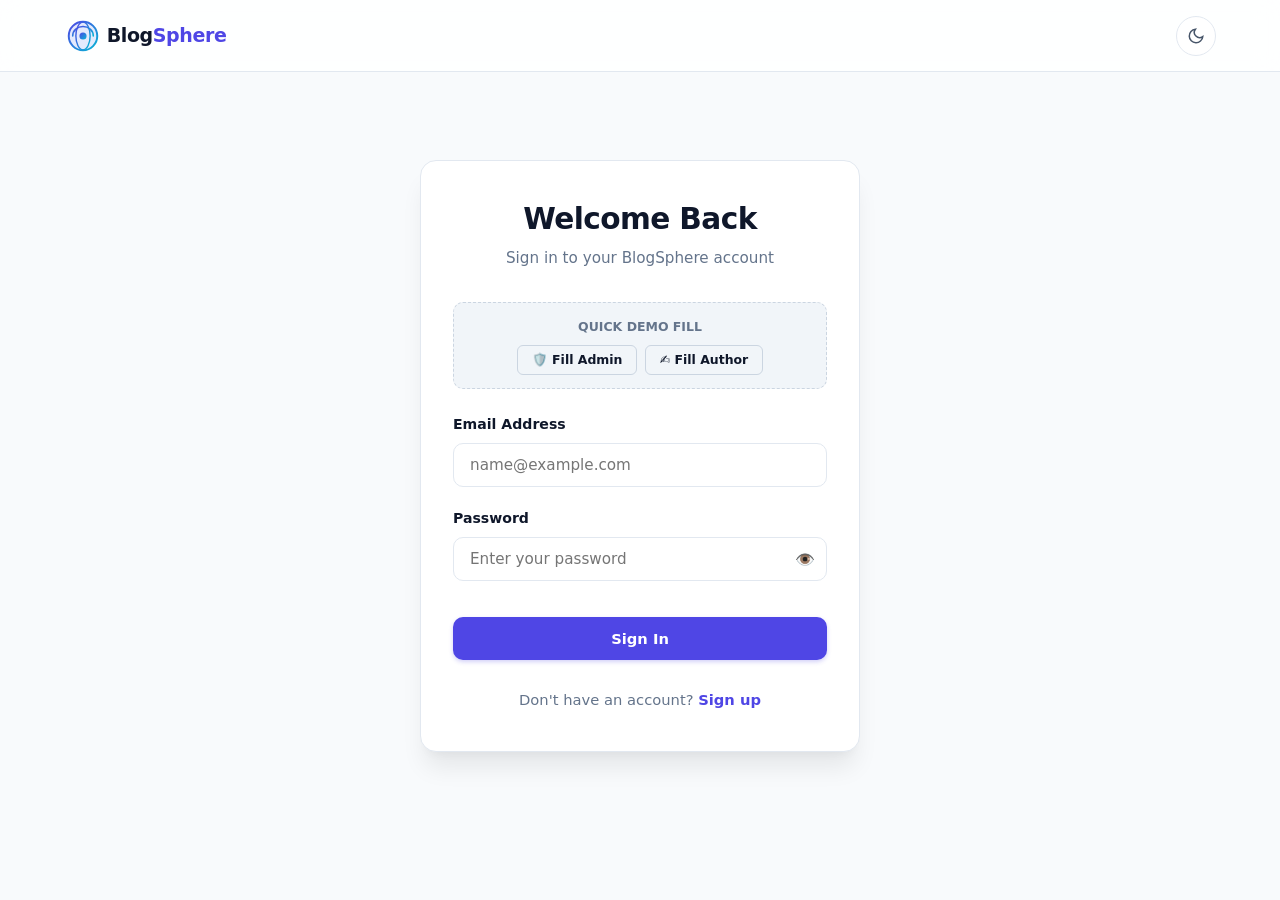
<file: frontend/pages/login.html>
<!DOCTYPE html>
<html lang="en" data-theme="light">
<head>
  <meta charset="UTF-8" />
  <meta name="viewport" content="width=device-width, initial-scale=1.0" />
  <title>Sign In — BlogSphere</title>
  <link rel="icon" type="image/svg+xml" href="../assets/logo.svg" />
  
  <link rel="stylesheet" href="../css/style.css" />
  <link rel="stylesheet" href="../css/components.css" />
  <link rel="stylesheet" href="../css/responsive.css" />
  <style>
    .auth-page-wrapper {
      min-height: 80vh;
      display: flex;
      align-items: center;
      justify-content: center;
      padding: 2rem 1rem;
    }
    .auth-box {
      background: var(--bg-card);
      border: 1px solid var(--border-default);
      border-radius: var(--radius-lg);
      box-shadow: var(--shadow-xl);
      max-width: 440px;
      width: 100%;
      padding: 2.5rem 2rem;
    }
  </style>
</head>
<body>

  <!-- Navigation Bar -->
  <header class="navbar">
    <div class="container nav-container">
      <a href="../index.html" class="nav-brand" aria-label="BlogSphere Home">
        <img src="../assets/logo.svg" alt="BlogSphere" style="height: 38px;" />
      </a>
      <div class="nav-actions">
        <button class="btn-icon theme-toggle-btn" aria-label="Toggle Light and Dark Mode" title="Toggle theme">
          <svg width="18" height="18" viewBox="0 0 24 24" fill="none" stroke="currentColor" stroke-width="2"><path d="M21 12.79A9 9 0 1 1 11.21 3 7 7 0 0 0 21 12.79z"></path></svg>
        </button>
      </div>
    </div>
  </header>

  <main class="main-content">
    <div class="auth-page-wrapper">
      <div class="auth-box">
        
        <div style="text-align: center; margin-bottom: 2rem;">
          <h1 style="font-size: 1.85rem; margin-bottom: 0.5rem;">Welcome Back</h1>
          <p style="font-size: 0.95rem; color: var(--text-muted);">Sign in to your BlogSphere account</p>
        </div>

        <!-- Alert Container -->
        <div id="auth-alert" style="display: none; padding: 0.75rem 1rem; border-radius: var(--radius-md); font-size: 0.88rem; margin-bottom: 1.5rem; background: var(--danger-bg); color: var(--danger-text); border: 1px solid var(--danger);"></div>

        <!-- Quick Demo Credentials Box -->
        <div style="background: var(--bg-tertiary); border: 1px dashed var(--border-strong); border-radius: var(--radius-md); padding: 0.85rem; margin-bottom: 1.5rem; text-align: center;">
          <div style="font-size: 0.78rem; font-weight: 700; text-transform: uppercase; color: var(--text-muted); margin-bottom: 0.5rem;">Quick Demo Fill</div>
          <div style="display: flex; gap: 0.5rem; justify-content: center;">
            <button type="button" class="btn btn-outline btn-sm" id="btn-fill-admin" style="font-size: 0.78rem;">🛡️ Fill Admin</button>
            <button type="button" class="btn btn-outline btn-sm" id="btn-fill-author" style="font-size: 0.78rem;">✍️ Fill Author</button>
          </div>
        </div>

        <form id="login-form">
          <div class="form-group">
            <label class="form-label" for="login-email">Email Address</label>
            <input
              type="email"
              id="login-email"
              class="form-input"
              placeholder="name@example.com"
              required
            />
          </div>

          <div class="form-group">
            <div style="display: flex; justify-content: space-between; align-items: center; margin-bottom: 0.45rem;">
              <label class="form-label" for="login-password" style="margin-bottom: 0;">Password</label>
            </div>
            <div style="position: relative;">
              <input
                type="password"
                id="login-password"
                class="form-input"
                placeholder="Enter your password"
                required
              />
              <button
                type="button"
                id="btn-toggle-password"
                style="position: absolute; right: 12px; top: 50%; transform: translateY(-50%); background: none; border: none; cursor: pointer; color: var(--text-muted);"
                aria-label="Toggle password visibility"
              >👁️</button>
            </div>
          </div>

          <button type="submit" id="btn-submit-login" class="btn btn-primary" style="width: 100%; margin-top: 1rem; padding: 0.75rem;">
            Sign In
          </button>
        </form>

        <div style="text-align: center; margin-top: 1.75rem; font-size: 0.92rem; color: var(--text-muted);">
          Don't have an account? <a href="register.html" style="font-weight: 600;">Sign up</a>
        </div>

      </div>
    </div>
  </main>

  <!-- Scripts -->
  <script src="../js/api.js"></script>
  <script src="../js/ui.js" type="module"></script>
  <script src="../js/auth.js"></script>
  <script src="../js/validation.js" type="module"></script>

  <script type="module">
    document.addEventListener("DOMContentLoaded", () => {
      const form = document.getElementById("login-form");
      const emailInput = document.getElementById("login-email");
      const passwordInput = document.getElementById("login-password");
      const alertBox = document.getElementById("auth-alert");
      const submitBtn = document.getElementById("btn-submit-login");

      // Demo quick fills
      document.getElementById("btn-fill-admin").onclick = () => {
        emailInput.value = "admin@blogsphere.dev";
        passwordInput.value = "AdminPassword123!";
      };
      document.getElementById("btn-fill-author").onclick = () => {
        emailInput.value = "alex.morgan@blogsphere.dev";
        passwordInput.value = "AuthorPassword123!";
      };

      // Toggle password visibility
      const toggleBtn = document.getElementById("btn-toggle-password");
      toggleBtn.onclick = () => {
        const isPassword = passwordInput.type === "password";
        passwordInput.type = isPassword ? "text" : "password";
        toggleBtn.textContent = isPassword ? "🔒" : "👁️";
      };

      form.onsubmit = async (e) => {
        e.preventDefault();
        alertBox.style.display = "none";

        const email = emailInput.value.trim();
        const password = passwordInput.value;

        submitBtn.disabled = true;
        submitBtn.textContent = "Signing in...";

        try {
          await window.auth.login(email, password);
          window.showToast("✓ Login successful! Redirecting...", "success");

          const urlParams = new URLSearchParams(window.location.search);
          const redirect = urlParams.get("redirect");

          setTimeout(() => {
            if (redirect && !redirect.includes("login.html") && !redirect.includes("register.html")) {
              window.location.href = decodeURIComponent(redirect);
            } else {
              window.location.href = "dashboard.html";
            }
          }, 600);
        } catch (err) {
          alertBox.textContent = err.message || "Invalid credentials.";
          alertBox.style.display = "block";
          submitBtn.disabled = false;
          submitBtn.textContent = "Sign In";
        }
      };
    });
  </script>
</body>
</html>
</file>
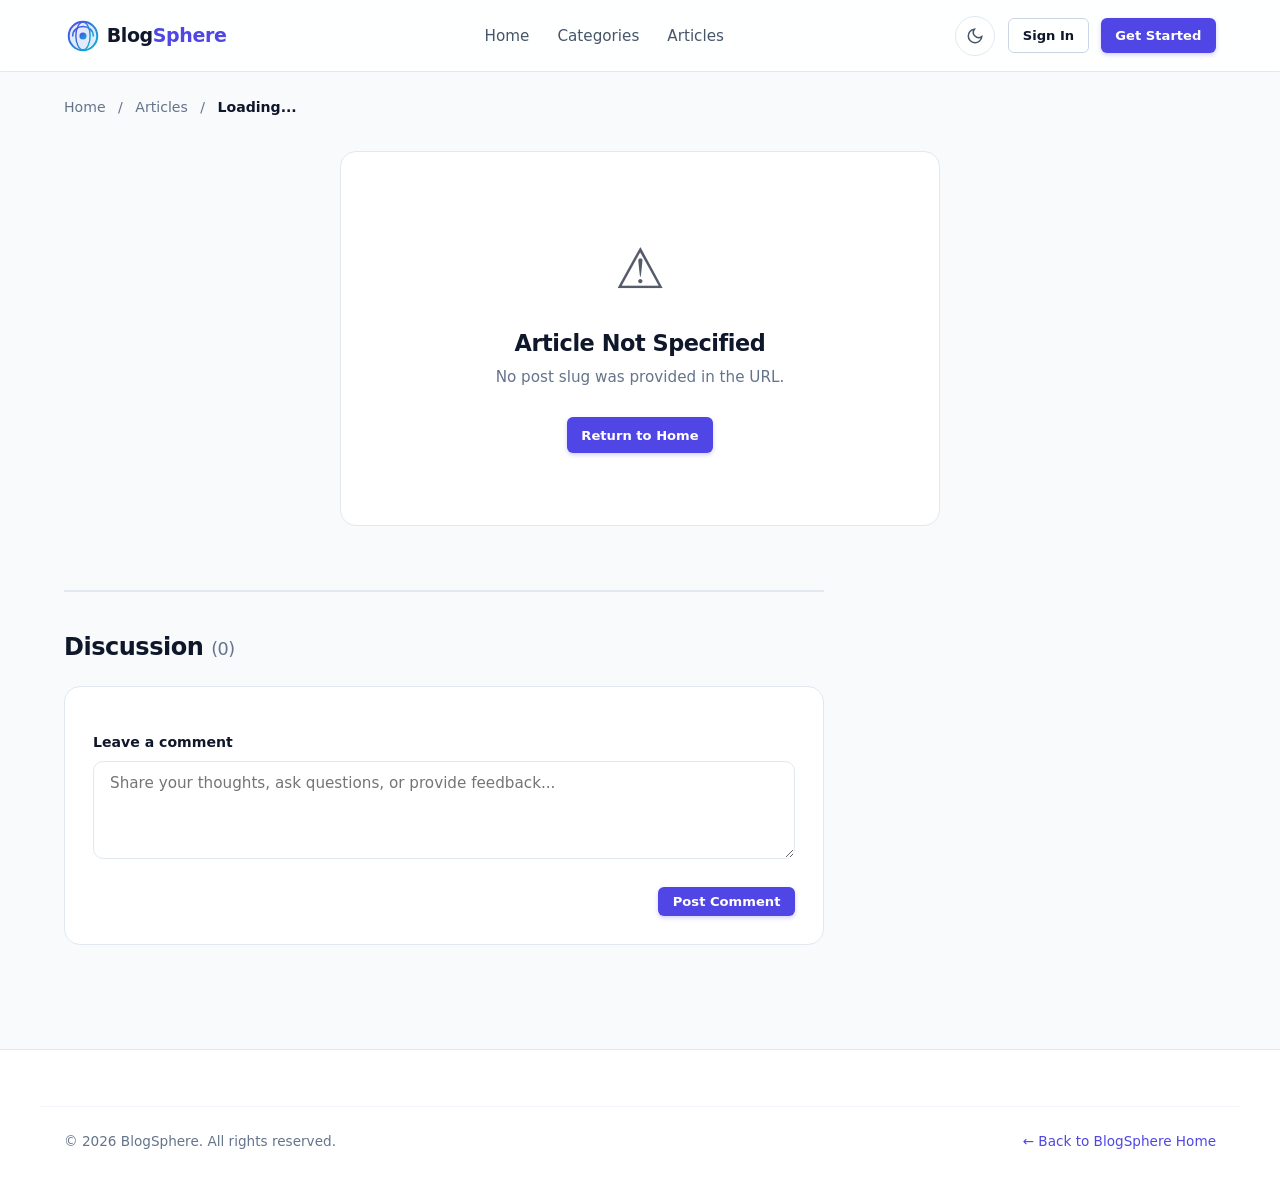
<file: frontend/pages/post.html>
<!DOCTYPE html>
<html lang="en" data-theme="light">
<head>
  <meta charset="UTF-8" />
  <meta name="viewport" content="width=device-width, initial-scale=1.0" />
  <title>Article — BlogSphere</title>
  <link rel="icon" type="image/svg+xml" href="../assets/logo.svg" />
  
  <link rel="stylesheet" href="../css/style.css" />
  <link rel="stylesheet" href="../css/components.css" />
  <link rel="stylesheet" href="../css/responsive.css" />
</head>
<body>

  <!-- Navigation Bar -->
  <header class="navbar">
    <div class="container nav-container">
      <a href="../index.html" class="nav-brand" aria-label="BlogSphere Home">
        <img src="../assets/logo.svg" alt="BlogSphere" style="height: 38px;" />
      </a>

      <button class="mobile-nav-toggle" id="mobile-nav-toggle" aria-label="Toggle navigation menu">
        ☰
      </button>

      <ul class="nav-links" id="nav-links">
        <li><a href="../index.html" class="nav-link">Home</a></li>
        <li><a href="categories.html" class="nav-link">Categories</a></li>
        <li><a href="../index.html#posts-section" class="nav-link">Articles</a></li>
      </ul>

      <div class="nav-actions">
        <button class="btn-icon theme-toggle-btn" aria-label="Toggle Light and Dark Mode" title="Toggle theme">
          <svg width="18" height="18" viewBox="0 0 24 24" fill="none" stroke="currentColor" stroke-width="2"><path d="M21 12.79A9 9 0 1 1 11.21 3 7 7 0 0 0 21 12.79z"></path></svg>
        </button>

        <div id="nav-auth-container" style="display: flex; align-items: center; gap: 0.75rem;">
          <a href="login.html" class="btn btn-outline btn-sm">Sign In</a>
          <a href="register.html" class="btn btn-primary btn-sm">Get Started</a>
        </div>
      </div>
    </div>
  </header>

  <!-- Main Content -->
  <main class="main-content">
    <div class="container">
      
      <!-- Breadcrumb Navigation -->
      <nav style="font-size: 0.88rem; color: var(--text-muted); margin-bottom: 1.5rem;" aria-label="Breadcrumb">
        <a href="../index.html" style="color: var(--text-muted);">Home</a>
        <span style="margin: 0 0.5rem;">/</span>
        <span id="breadcrumb-category">Articles</span>
        <span style="margin: 0 0.5rem;">/</span>
        <span id="breadcrumb-title" style="color: var(--text-primary); font-weight: 600;">Loading...</span>
      </nav>

      <!-- Article Detail Container -->
      <article id="article-detail-container">
        <!-- Rendered by posts.js -->
        <div class="reading-container">
          <div class="skeleton" style="height: 48px; width: 80%; margin: 2rem auto;"></div>
          <div class="skeleton" style="height: 20px; width: 60%; margin: 1rem auto 2rem;"></div>
          <div class="skeleton" style="height: 380px; width: 100%; border-radius: var(--radius-lg); margin-bottom: 2rem;"></div>
          <div class="skeleton" style="height: 18px; width: 100%; margin-bottom: 1rem;"></div>
          <div class="skeleton" style="height: 18px; width: 95%; margin-bottom: 1rem;"></div>
          <div class="skeleton" style="height: 18px; width: 90%; margin-bottom: 1rem;"></div>
        </div>
      </article>

      <!-- Related Posts Section -->
      <section class="container" id="related-posts-section" style="display: none; margin-top: 4.5rem; padding-top: 3rem; border-top: 1px solid var(--border-default);">
        <div class="section-header">
          <h3 class="section-title">You May Also Like</h3>
        </div>
        <div class="posts-grid" id="related-posts-grid">
          <!-- Rendered by posts.js -->
        </div>
      </section>

      <!-- Comments Section -->
      <section class="reading-container comments-section" id="comments-container">
        <h3 style="font-size: 1.5rem; font-weight: 800; margin-bottom: 1.5rem;">
          Discussion <span id="comments-count" style="font-weight: 500; color: var(--text-muted); font-size: 1.1rem;">(0)</span>
        </h3>

        <!-- Add Comment Form -->
        <div class="comment-form-box">
          <form id="comment-form">
            <div id="guest-fields-container" class="comment-input-row" style="display: none;">
              <div class="form-group" style="margin-bottom: 0;">
                <label class="form-label" for="guest-name">Your Name</label>
                <input type="text" id="guest-name" class="form-input" placeholder="e.g. Maya Lin" />
              </div>
              <div class="form-group" style="margin-bottom: 0;">
                <label class="form-label" for="guest-email">Your Email</label>
                <input type="email" id="guest-email" class="form-input" placeholder="e.g. maya@example.com" />
              </div>
            </div>

            <div class="form-group" style="margin-top: 1rem;">
              <label class="form-label" for="comment-content">Leave a comment</label>
              <textarea
                id="comment-content"
                class="form-textarea"
                rows="4"
                placeholder="Share your thoughts, ask questions, or provide feedback..."
                required
              ></textarea>
            </div>

            <div style="display: flex; justify-content: flex-end;">
              <button type="submit" id="comment-submit-btn" class="btn btn-primary btn-sm">
                Post Comment
              </button>
            </div>
          </form>
        </div>

        <!-- Comments List -->
        <div id="comments-list">
          <!-- Rendered dynamically -->
        </div>
      </section>

    </div>
  </main>

  <!-- Footer -->
  <footer class="footer">
    <div class="container footer-bottom">
      <div>© 2026 BlogSphere. All rights reserved.</div>
      <div><a href="../index.html">← Back to BlogSphere Home</a></div>
    </div>
  </footer>

  <!-- Scripts -->
  <script src="../js/api.js"></script>
  <script src="../js/ui.js" type="module"></script>
  <script src="../js/auth.js"></script>
  <script src="../js/posts.js" type="module"></script>

  <script type="module">
    import { initPostDetailPage } from '../js/posts.js';
    document.addEventListener('DOMContentLoaded', () => {
      initPostDetailPage();
    });
  </script>
</body>
</html>
</file>
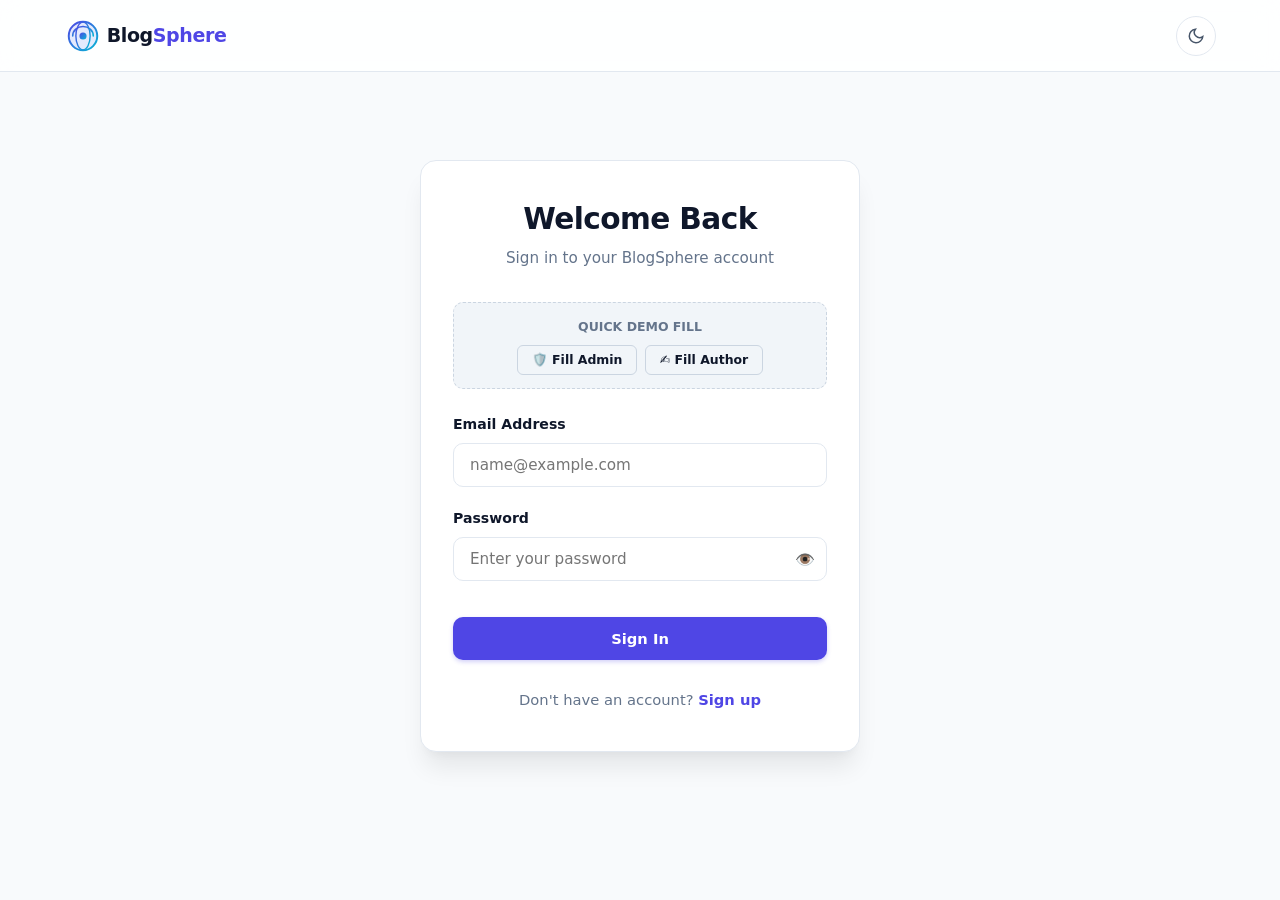
<file: frontend/pages/profile.html>
<!DOCTYPE html>
<html lang="en" data-theme="light">
<head>
  <meta charset="UTF-8" />
  <meta name="viewport" content="width=device-width, initial-scale=1.0" />
  <title>Author Profile — BlogSphere</title>
  <link rel="icon" type="image/svg+xml" href="../assets/logo.svg" />
  
  <link rel="stylesheet" href="../css/style.css" />
  <link rel="stylesheet" href="../css/components.css" />
  <link rel="stylesheet" href="../css/responsive.css" />
</head>
<body>

  <!-- Navigation Bar -->
  <header class="navbar">
    <div class="container nav-container">
      <a href="../index.html" class="nav-brand" aria-label="BlogSphere Home">
        <img src="../assets/logo.svg" alt="BlogSphere" style="height: 38px;" />
      </a>

      <button class="mobile-nav-toggle" id="mobile-nav-toggle" aria-label="Toggle navigation menu">☰</button>

      <ul class="nav-links" id="nav-links">
        <li><a href="../index.html" class="nav-link">Home</a></li>
        <li><a href="categories.html" class="nav-link">Categories</a></li>
        <li><a href="dashboard.html" class="nav-link">Dashboard</a></li>
      </ul>

      <div class="nav-actions">
        <button class="btn-icon theme-toggle-btn" aria-label="Toggle Light and Dark Mode" title="Toggle theme">
          <svg width="18" height="18" viewBox="0 0 24 24" fill="none" stroke="currentColor" stroke-width="2"><path d="M21 12.79A9 9 0 1 1 11.21 3 7 7 0 0 0 21 12.79z"></path></svg>
        </button>
        <div id="nav-auth-container"></div>
      </div>
    </div>
  </header>

  <!-- Main Content -->
  <main class="main-content">
    <div class="container" style="max-width: 800px;">
      
      <div class="section-header" style="margin-bottom: 2rem;">
        <h1 style="font-size: 2.25rem;">Profile & Account Settings</h1>
      </div>

      <!-- Profile Overview Card -->
      <div class="editor-card" style="margin-bottom: 2rem; display: flex; align-items: center; gap: 2rem; flex-wrap: wrap;">
        <img
          id="profile-overview-avatar"
          src="../assets/default-avatar.svg"
          alt="Avatar"
          style="width: 100px; height: 100px; border-radius: var(--radius-full); object-fit: cover; border: 3px solid var(--primary-light);"
        />
        <div style="flex-grow: 1;">
          <div style="display: flex; align-items: center; gap: 0.75rem; margin-bottom: 0.35rem;">
            <h2 id="profile-overview-name" style="font-size: 1.5rem;">Author Name</h2>
            <span id="profile-overview-role" class="category-badge" style="font-size: 0.75rem;">User</span>
          </div>
          <p id="profile-overview-email" style="font-size: 0.95rem; color: var(--text-muted); margin-bottom: 0.75rem;">email@example.com</p>
          <div style="display: flex; gap: 1.5rem; font-size: 0.88rem; color: var(--text-secondary);">
            <span>📝 <strong id="profile-overview-posts">0</strong> Articles</span>
            <span>👁️ <strong id="profile-overview-views">0</strong> Total Readers</span>
            <span>📅 Joined <strong id="profile-overview-joined">—</strong></span>
          </div>
        </div>
      </div>

      <!-- Edit Profile Form -->
      <div class="editor-card">
        <h3 style="font-size: 1.25rem; font-weight: 700; margin-bottom: 1.5rem;">Edit Public Details</h3>
        
        <form id="profile-edit-form">
          <div class="form-group">
            <label class="form-label" for="profile-name">Full Name</label>
            <input
              type="text"
              id="profile-name"
              class="form-input"
              required
            />
          </div>

          <div class="form-group">
            <label class="form-label" for="profile-avatar-url">Profile Image URL</label>
            <input
              type="url"
              id="profile-avatar-url"
              class="form-input"
              placeholder="https://images.unsplash.com/..."
            />
            <div class="form-hint">Enter a direct image URL (JPG, PNG, WebP) for your author avatar.</div>
          </div>

          <div class="form-group">
            <label class="form-label" for="profile-bio">Bio</label>
            <textarea
              id="profile-bio"
              class="form-textarea"
              rows="3"
              placeholder="Tell the community about yourself, your engineering focus, or what you write about..."
            ></textarea>
          </div>

          <div style="display: flex; justify-content: flex-end; margin-top: 1.5rem;">
            <button type="submit" id="btn-save-profile" class="btn btn-primary">
              Save Changes
            </button>
          </div>
        </form>
      </div>

    </div>
  </main>

  <!-- Footer -->
  <footer class="footer">
    <div class="container footer-bottom">
      <div>© 2026 BlogSphere. Author Settings.</div>
      <div><a href="dashboard.html">← Back to Dashboard</a></div>
    </div>
  </footer>

  <!-- Scripts -->
  <script src="../js/api.js"></script>
  <script src="../js/ui.js" type="module"></script>
  <script src="../js/auth.js"></script>

  <script type="module">
    document.addEventListener("DOMContentLoaded", async () => {
      if (!window.auth.requireAuth()) return;

      const avatarImg = document.getElementById("profile-overview-avatar");
      const nameEl = document.getElementById("profile-overview-name");
      const emailEl = document.getElementById("profile-overview-email");
      const roleEl = document.getElementById("profile-overview-role");
      const postsEl = document.getElementById("profile-overview-posts");
      const viewsEl = document.getElementById("profile-overview-views");
      const joinedEl = document.getElementById("profile-overview-joined");

      const nameInput = document.getElementById("profile-name");
      const avatarInput = document.getElementById("profile-avatar-url");
      const bioInput = document.getElementById("profile-bio");
      const form = document.getElementById("profile-edit-form");
      const saveBtn = document.getElementById("btn-save-profile");

      try {
        const res = await window.api.get("/users/me");
        if (res && res.success && res.data) {
          const u = res.data;
          nameEl.textContent = u.name;
          emailEl.textContent = u.email;
          roleEl.textContent = u.role.toUpperCase();
          postsEl.textContent = u.posts_count || 0;
          viewsEl.textContent = u.views_count || 0;
          joinedEl.textContent = window.formatDate(u.created_at);

          if (u.profile_image) {
            avatarImg.src = u.profile_image;
          }

          nameInput.value = u.name;
          avatarInput.value = u.profile_image || "";
          bioInput.value = u.bio || "";
        }
      } catch (err) {
        window.showToast("Failed to load profile data", "error");
      }

      form.onsubmit = async (e) => {
        e.preventDefault();
        saveBtn.disabled = true;
        saveBtn.textContent = "Saving...";

        const payload = {
          name: nameInput.value.trim(),
          profile_image: avatarInput.value.trim() || null,
          bio: bioInput.value.trim() || null,
        };

        try {
          const res = await window.api.put("/users/me", payload);
          if (res && res.success) {
            window.showToast("✓ Profile updated successfully!", "success");
            // Update cached session user
            window.auth.saveSession(null, res.data);
            nameEl.textContent = res.data.name;
            if (res.data.profile_image) {
              avatarImg.src = res.data.profile_image;
            }
          }
        } catch (err) {
          window.showToast(err.message || "Failed to update profile", "error");
        } finally {
          saveBtn.disabled = false;
          saveBtn.textContent = "Save Changes";
        }
      };
    });
  </script>
</body>
</html>
</file>
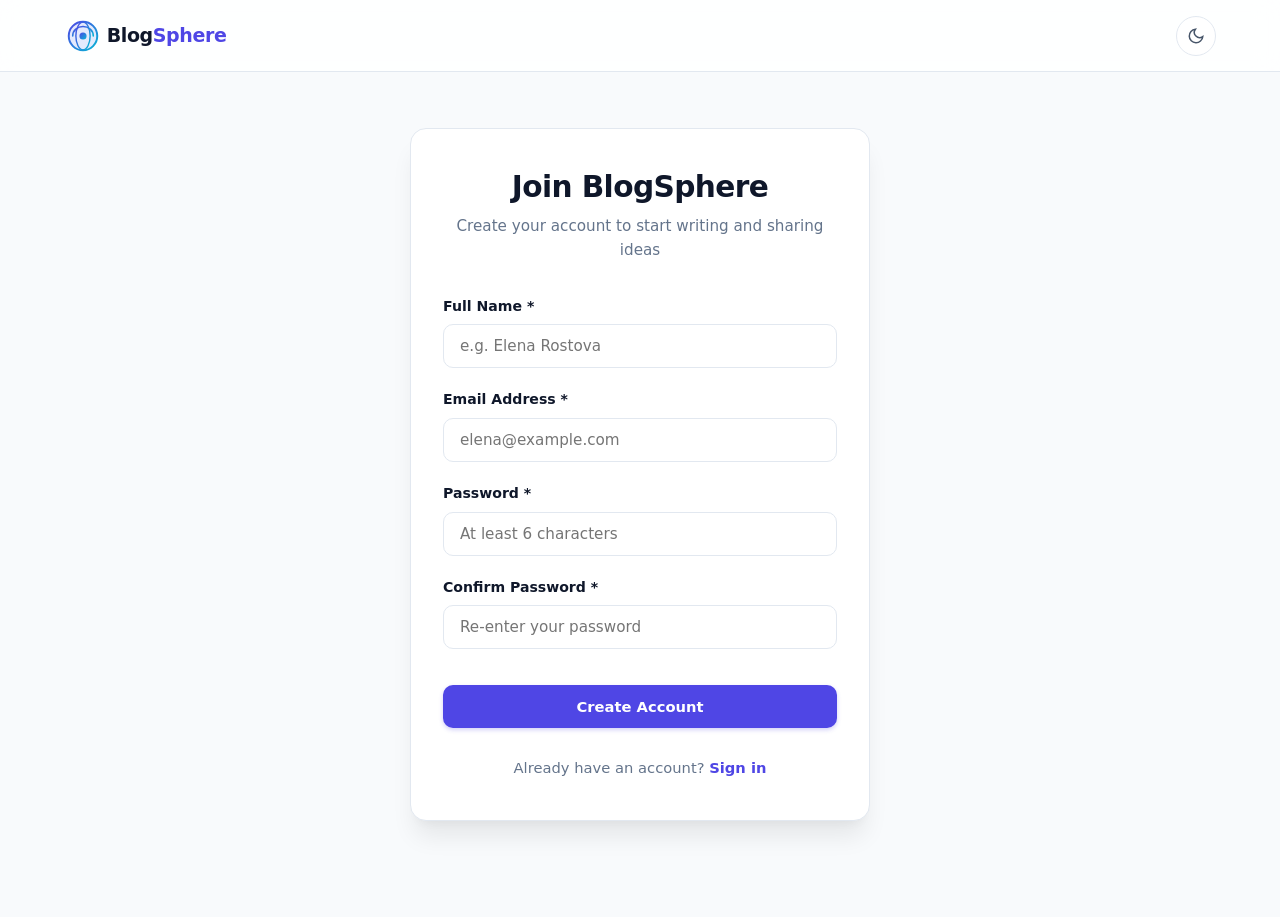
<file: frontend/pages/register.html>
<!DOCTYPE html>
<html lang="en" data-theme="light">
<head>
  <meta charset="UTF-8" />
  <meta name="viewport" content="width=device-width, initial-scale=1.0" />
  <title>Sign Up — BlogSphere</title>
  <link rel="icon" type="image/svg+xml" href="../assets/logo.svg" />
  
  <link rel="stylesheet" href="../css/style.css" />
  <link rel="stylesheet" href="../css/components.css" />
  <link rel="stylesheet" href="../css/responsive.css" />
  <style>
    .auth-page-wrapper {
      min-height: 80vh;
      display: flex;
      align-items: center;
      justify-content: center;
      padding: 2rem 1rem;
    }
    .auth-box {
      background: var(--bg-card);
      border: 1px solid var(--border-default);
      border-radius: var(--radius-lg);
      box-shadow: var(--shadow-xl);
      max-width: 460px;
      width: 100%;
      padding: 2.5rem 2rem;
    }
  </style>
</head>
<body>

  <!-- Navigation Bar -->
  <header class="navbar">
    <div class="container nav-container">
      <a href="../index.html" class="nav-brand" aria-label="BlogSphere Home">
        <img src="../assets/logo.svg" alt="BlogSphere" style="height: 38px;" />
      </a>
      <div class="nav-actions">
        <button class="btn-icon theme-toggle-btn" aria-label="Toggle Light and Dark Mode" title="Toggle theme">
          <svg width="18" height="18" viewBox="0 0 24 24" fill="none" stroke="currentColor" stroke-width="2"><path d="M21 12.79A9 9 0 1 1 11.21 3 7 7 0 0 0 21 12.79z"></path></svg>
        </button>
      </div>
    </div>
  </header>

  <main class="main-content">
    <div class="auth-page-wrapper">
      <div class="auth-box">
        
        <div style="text-align: center; margin-bottom: 2rem;">
          <h1 style="font-size: 1.85rem; margin-bottom: 0.5rem;">Join BlogSphere</h1>
          <p style="font-size: 0.95rem; color: var(--text-muted);">Create your account to start writing and sharing ideas</p>
        </div>

        <div id="auth-alert" style="display: none; padding: 0.75rem 1rem; border-radius: var(--radius-md); font-size: 0.88rem; margin-bottom: 1.5rem; background: var(--danger-bg); color: var(--danger-text); border: 1px solid var(--danger);"></div>

        <form id="register-form">
          <div class="form-group">
            <label class="form-label" for="register-name">Full Name *</label>
            <input
              type="text"
              id="register-name"
              class="form-input"
              placeholder="e.g. Elena Rostova"
              required
            />
          </div>

          <div class="form-group">
            <label class="form-label" for="register-email">Email Address *</label>
            <input
              type="email"
              id="register-email"
              class="form-input"
              placeholder="elena@example.com"
              required
            />
          </div>

          <div class="form-group">
            <label class="form-label" for="register-password">Password *</label>
            <input
              type="password"
              id="register-password"
              class="form-input"
              placeholder="At least 6 characters"
              required
            />
          </div>

          <div class="form-group">
            <label class="form-label" for="register-confirm-password">Confirm Password *</label>
            <input
              type="password"
              id="register-confirm-password"
              class="form-input"
              placeholder="Re-enter your password"
              required
            />
          </div>

          <button type="submit" id="btn-submit-register" class="btn btn-primary" style="width: 100%; margin-top: 1rem; padding: 0.75rem;">
            Create Account
          </button>
        </form>

        <div style="text-align: center; margin-top: 1.75rem; font-size: 0.92rem; color: var(--text-muted);">
          Already have an account? <a href="login.html" style="font-weight: 600;">Sign in</a>
        </div>

      </div>
    </div>
  </main>

  <!-- Scripts -->
  <script src="../js/api.js"></script>
  <script src="../js/ui.js" type="module"></script>
  <script src="../js/auth.js"></script>
  <script src="../js/validation.js" type="module"></script>

  <script type="module">
    document.addEventListener("DOMContentLoaded", () => {
      const form = document.getElementById("register-form");
      const nameInput = document.getElementById("register-name");
      const emailInput = document.getElementById("register-email");
      const passwordInput = document.getElementById("register-password");
      const confirmInput = document.getElementById("register-confirm-password");
      const alertBox = document.getElementById("auth-alert");
      const submitBtn = document.getElementById("btn-submit-register");

      form.onsubmit = async (e) => {
        e.preventDefault();
        alertBox.style.display = "none";

        const name = nameInput.value.trim();
        const email = emailInput.value.trim();
        const password = passwordInput.value;
        const confirm = confirmInput.value;

        if (name.length < 2) {
          alertBox.textContent = "Please enter a valid full name.";
          alertBox.style.display = "block";
          return;
        }

        const emailErr = window.validateEmail(email);
        if (emailErr) {
          alertBox.textContent = emailErr;
          alertBox.style.display = "block";
          return;
        }

        const pwdErr = window.validatePassword(password, 6);
        if (pwdErr) {
          alertBox.textContent = pwdErr;
          alertBox.style.display = "block";
          return;
        }

        if (password !== confirm) {
          alertBox.textContent = "Passwords do not match.";
          alertBox.style.display = "block";
          return;
        }

        submitBtn.disabled = true;
        submitBtn.textContent = "Creating account...";

        try {
          await window.auth.register(name, email, password);
          window.showToast("✓ Account created! Welcome to BlogSphere.", "success");
          setTimeout(() => {
            window.location.href = "dashboard.html";
          }, 600);
        } catch (err) {
          alertBox.textContent = err.message || "Unable to register account.";
          alertBox.style.display = "block";
          submitBtn.disabled = false;
          submitBtn.textContent = "Create Account";
        }
      };
    });
  </script>
</body>
</html>
</file>
<file: frontend/css/style.css>
/* =========================================================
   BlogSphere - Core Style & Design System Tokens
   ========================================================= */

:root {
  /* Color Palette - Light Theme */
  --bg-primary: #ffffff;
  --bg-secondary: #f8fafc;
  --bg-tertiary: #f1f5f9;
  --bg-card: #ffffff;
  --bg-card-hover: #fbfcfe;
  --bg-glass: rgba(255, 255, 255, 0.85);

  --text-primary: #0f172a;
  --text-secondary: #475569;
  --text-muted: #64748b;
  --text-subtle: #94a3b8;

  --border-subtle: #f1f5f9;
  --border-default: #e2e8f0;
  --border-strong: #cbd5e1;

  --primary: #4f46e5;
  --primary-hover: #4338ca;
  --primary-light: #eef2ff;
  --primary-text: #4338ca;

  --accent: #06b6d4;
  --accent-light: #ecfeff;

  --success: #10b981;
  --success-bg: #ecfdf5;
  --success-text: #047857;

  --warning: #f59e0b;
  --warning-bg: #fffbeb;
  --warning-text: #b45309;

  --danger: #ef4444;
  --danger-hover: #dc2626;
  --danger-bg: #fef2f2;
  --danger-text: #b91c1c;

  /* Typography */
  --font-sans: 'Inter', system-ui, -apple-system, BlinkMacSystemFont, 'Segoe UI', Roboto, Helvetica, Arial, sans-serif;
  --font-mono: 'JetBrains Mono', 'Fira Code', Menlo, Consolas, Monaco, monospace;

  /* Shadows */
  --shadow-sm: 0 1px 2px 0 rgba(0, 0, 0, 0.05);
  --shadow-md: 0 4px 6px -1px rgba(0, 0, 0, 0.07), 0 2px 4px -2px rgba(0, 0, 0, 0.05);
  --shadow-lg: 0 10px 15px -3px rgba(0, 0, 0, 0.08), 0 4px 6px -4px rgba(0, 0, 0, 0.04);
  --shadow-xl: 0 20px 25px -5px rgba(0, 0, 0, 0.08), 0 8px 10px -6px rgba(0, 0, 0, 0.04);

  /* Radius */
  --radius-sm: 6px;
  --radius-md: 10px;
  --radius-lg: 16px;
  --radius-full: 9999px;

  /* Transitions */
  --transition-fast: 150ms cubic-bezier(0.4, 0, 0.2, 1);
  --transition-base: 220ms cubic-bezier(0.4, 0, 0.2, 1);
  --transition-slow: 350ms cubic-bezier(0.4, 0, 0.2, 1);

  /* Layout */
  --max-w-content: 1200px;
  --max-w-reading: 760px;
  --nav-height: 72px;
}

/* Dark Theme Overrides */
[data-theme="dark"] {
  --bg-primary: #0a0f1d;
  --bg-secondary: #0f172a;
  --bg-tertiary: #1e293b;
  --bg-card: #111827;
  --bg-card-hover: #172033;
  --bg-glass: rgba(15, 23, 42, 0.88);

  --text-primary: #f8fafc;
  --text-secondary: #cbd5e1;
  --text-muted: #94a3b8;
  --text-subtle: #64748b;

  --border-subtle: #1e293b;
  --border-default: #334155;
  --border-strong: #475569;

  --primary: #6366f1;
  --primary-hover: #4f46e5;
  --primary-light: rgba(99, 102, 241, 0.15);
  --primary-text: #a5b4fc;

  --accent: #22d3ee;
  --accent-light: rgba(34, 211, 238, 0.15);

  --success: #34d399;
  --success-bg: rgba(16, 185, 129, 0.15);
  --success-text: #6ee7b7;

  --warning: #fbbf24;
  --warning-bg: rgba(245, 158, 11, 0.15);
  --warning-text: #fde68a;

  --danger: #f87171;
  --danger-hover: #ef4444;
  --danger-bg: rgba(239, 68, 68, 0.15);
  --danger-text: #fca5a5;

  --shadow-sm: 0 1px 2px 0 rgba(0, 0, 0, 0.4);
  --shadow-md: 0 4px 6px -1px rgba(0, 0, 0, 0.4), 0 2px 4px -2px rgba(0, 0, 0, 0.3);
  --shadow-lg: 0 10px 15px -3px rgba(0, 0, 0, 0.45), 0 4px 6px -4px rgba(0, 0, 0, 0.3);
  --shadow-xl: 0 20px 25px -5px rgba(0, 0, 0, 0.5), 0 8px 10px -6px rgba(0, 0, 0, 0.3);
}

/* Base Reset & Typography */
*, *::before, *::after {
  box-sizing: border-box;
  margin: 0;
  padding: 0;
}

html {
  font-size: 16px;
  scroll-behavior: smooth;
  -webkit-text-size-adjust: 100%;
}

body {
  font-family: var(--font-sans);
  background-color: var(--bg-secondary);
  color: var(--text-primary);
  line-height: 1.6;
  min-height: 100vh;
  display: flex;
  flex-direction: column;
  transition: background-color var(--transition-base), color var(--transition-base);
}

a {
  color: var(--primary);
  text-decoration: none;
  transition: color var(--transition-fast);
}

a:hover {
  color: var(--primary-hover);
}

img {
  max-width: 100%;
  height: auto;
  display: block;
}

button, input, textarea, select {
  font-family: inherit;
  font-size: inherit;
  color: inherit;
}

h1, h2, h3, h4, h5, h6 {
  color: var(--text-primary);
  font-weight: 700;
  line-height: 1.25;
  letter-spacing: -0.02em;
}

h1 { font-size: 2.25rem; }
h2 { font-size: 1.75rem; }
h3 { font-size: 1.35rem; }
h4 { font-size: 1.15rem; }

p {
  color: var(--text-secondary);
}

/* Layout Utilities */
.container {
  width: 100%;
  max-width: var(--max-w-content);
  margin-left: auto;
  margin-right: auto;
  padding-left: 1.5rem;
  padding-right: 1.5rem;
}

.reading-container {
  width: 100%;
  max-width: var(--max-w-reading);
  margin-left: auto;
  margin-right: auto;
}

.main-content {
  flex: 1 0 auto;
  padding-top: calc(var(--nav-height) + 1.5rem);
  padding-bottom: 4rem;
}

/* Brand Text Light/Dark helper */
[data-theme="dark"] .brand-text-primary {
  fill: #ffffff;
}
</file>
<file: frontend/css/components.css>
/* =========================================================
   BlogSphere - Component Styles
   ========================================================= */

/* ---------------------------------------------------------
   1. NAVIGATION HEADER
   --------------------------------------------------------- */
.navbar {
  position: fixed;
  top: 0;
  left: 0;
  right: 0;
  height: var(--nav-height);
  background: var(--bg-glass);
  backdrop-filter: blur(12px);
  -webkit-backdrop-filter: blur(12px);
  border-bottom: 1px solid var(--border-default);
  z-index: 1000;
  display: flex;
  align-items: center;
  transition: background-color var(--transition-base), border-color var(--transition-base);
}

.nav-container {
  display: flex;
  align-items: center;
  justify-content: space-between;
  width: 100%;
}

.nav-brand {
  display: flex;
  align-items: center;
  gap: 0.75rem;
  text-decoration: none;
}

.nav-brand svg {
  height: 38px;
  width: auto;
}

.nav-links {
  display: flex;
  align-items: center;
  gap: 1.75rem;
  list-style: none;
}

.nav-link {
  color: var(--text-secondary);
  font-weight: 500;
  font-size: 0.95rem;
  transition: color var(--transition-fast);
  display: inline-flex;
  align-items: center;
  gap: 0.4rem;
}

.nav-link:hover, .nav-link.active {
  color: var(--primary);
}

.nav-actions {
  display: flex;
  align-items: center;
  gap: 0.85rem;
}

/* User Profile Menu & Dropdown */
.user-menu-wrapper {
  position: relative;
}

.user-avatar-btn {
  display: flex;
  align-items: center;
  gap: 0.6rem;
  padding: 0.35rem 0.6rem;
  border-radius: var(--radius-full);
  border: 1px solid var(--border-default);
  background: var(--bg-card);
  cursor: pointer;
  transition: all var(--transition-fast);
}

.user-avatar-btn:hover {
  border-color: var(--primary);
}

.user-avatar {
  width: 32px;
  height: 32px;
  border-radius: var(--radius-full);
  object-fit: cover;
  background-color: var(--primary-light);
}

.user-name-label {
  font-size: 0.88rem;
  font-weight: 600;
  color: var(--text-primary);
  max-width: 120px;
  white-space: nowrap;
  overflow: hidden;
  text-overflow: ellipsis;
}

.user-dropdown {
  position: absolute;
  top: calc(100% + 0.6rem);
  right: 0;
  width: 230px;
  background: var(--bg-card);
  border: 1px solid var(--border-default);
  border-radius: var(--radius-md);
  box-shadow: var(--shadow-lg);
  padding: 0.5rem;
  display: none;
  flex-direction: column;
  z-index: 1050;
  animation: fadeInDown 180ms ease forwards;
}

.user-dropdown.show {
  display: flex;
}

.dropdown-header {
  padding: 0.6rem 0.75rem;
  border-bottom: 1px solid var(--border-subtle);
  margin-bottom: 0.35rem;
}

.dropdown-user-name {
  font-weight: 700;
  font-size: 0.92rem;
  color: var(--text-primary);
}

.dropdown-user-role {
  font-size: 0.75rem;
  font-weight: 600;
  text-transform: uppercase;
  color: var(--primary);
}

.dropdown-item {
  display: flex;
  align-items: center;
  gap: 0.65rem;
  padding: 0.6rem 0.75rem;
  border-radius: var(--radius-sm);
  color: var(--text-secondary);
  font-size: 0.88rem;
  font-weight: 500;
  text-decoration: none;
  cursor: pointer;
  background: transparent;
  border: none;
  width: 100%;
  text-align: left;
  transition: all var(--transition-fast);
}

.dropdown-item:hover {
  background: var(--bg-tertiary);
  color: var(--primary);
}

.dropdown-item.danger:hover {
  background: var(--danger-bg);
  color: var(--danger);
}

/* ---------------------------------------------------------
   2. BUTTONS & CONTROLS
   --------------------------------------------------------- */
.btn {
  display: inline-flex;
  align-items: center;
  justify-content: center;
  gap: 0.5rem;
  padding: 0.6rem 1.25rem;
  font-size: 0.92rem;
  font-weight: 600;
  border-radius: var(--radius-md);
  border: 1px solid transparent;
  cursor: pointer;
  text-decoration: none;
  transition: all var(--transition-fast);
  white-space: nowrap;
}

.btn-primary {
  background: var(--primary);
  color: #ffffff;
  box-shadow: 0 2px 4px rgba(79, 70, 229, 0.25);
}

.btn-primary:hover {
  background: var(--primary-hover);
  color: #ffffff;
  box-shadow: 0 4px 10px rgba(79, 70, 229, 0.35);
  transform: translateY(-1px);
}

.btn-secondary {
  background: var(--bg-tertiary);
  color: var(--text-primary);
  border-color: var(--border-default);
}

.btn-secondary:hover {
  background: var(--border-default);
}

.btn-outline {
  background: transparent;
  color: var(--text-primary);
  border-color: var(--border-strong);
}

.btn-outline:hover {
  background: var(--bg-tertiary);
  border-color: var(--primary);
  color: var(--primary);
}

.btn-danger {
  background: var(--danger);
  color: #ffffff;
}

.btn-danger:hover {
  background: var(--danger-hover);
}

.btn-sm {
  padding: 0.4rem 0.85rem;
  font-size: 0.82rem;
  border-radius: var(--radius-sm);
}

.btn-lg {
  padding: 0.85rem 1.75rem;
  font-size: 1.05rem;
  border-radius: var(--radius-lg);
}

.btn-icon {
  width: 40px;
  height: 40px;
  padding: 0;
  border-radius: var(--radius-full);
  display: inline-flex;
  align-items: center;
  justify-content: center;
  background: var(--bg-card);
  border: 1px solid var(--border-default);
  color: var(--text-secondary);
  cursor: pointer;
  transition: all var(--transition-fast);
}

.btn-icon:hover {
  background: var(--bg-tertiary);
  color: var(--primary);
  border-color: var(--primary);
}

/* ---------------------------------------------------------
   3. HERO SECTION
   --------------------------------------------------------- */
.hero {
  padding: 3.5rem 0 2.5rem;
  text-align: center;
  position: relative;
}

.hero-badge {
  display: inline-flex;
  align-items: center;
  gap: 0.5rem;
  padding: 0.35rem 1rem;
  border-radius: var(--radius-full);
  background: var(--primary-light);
  color: var(--primary-text);
  font-size: 0.85rem;
  font-weight: 600;
  margin-bottom: 1.25rem;
  border: 1px solid rgba(99, 102, 241, 0.2);
}

.hero-title {
  font-size: 3rem;
  font-weight: 800;
  letter-spacing: -0.03em;
  margin-bottom: 1.25rem;
  max-width: 820px;
  margin-left: auto;
  margin-right: auto;
  line-height: 1.15;
}

.hero-title span {
  background: linear-gradient(135deg, var(--primary) 0%, var(--accent) 100%);
  -webkit-background-clip: text;
  -webkit-text-fill-color: transparent;
}

.hero-subtitle {
  font-size: 1.15rem;
  color: var(--text-muted);
  max-width: 620px;
  margin-left: auto;
  margin-right: auto;
  margin-bottom: 2rem;
}

.hero-actions {
  display: flex;
  align-items: center;
  justify-content: center;
  gap: 1rem;
  flex-wrap: wrap;
}

/* ---------------------------------------------------------
   4. SEARCH & CATEGORY PILLS BAR
   --------------------------------------------------------- */
.filters-bar {
  margin: 2.5rem 0 1.5rem;
  display: flex;
  flex-direction: column;
  gap: 1.25rem;
}

.search-box-wrapper {
  position: relative;
  max-width: 640px;
  width: 100%;
  margin: 0 auto;
}

.search-icon {
  position: absolute;
  left: 1.2rem;
  top: 50%;
  transform: translateY(-50%);
  color: var(--text-muted);
  pointer-events: none;
}

.search-input {
  width: 100%;
  padding: 0.85rem 3rem 0.85rem 3.2rem;
  font-size: 1rem;
  border-radius: var(--radius-full);
  border: 1px solid var(--border-default);
  background: var(--bg-card);
  color: var(--text-primary);
  box-shadow: var(--shadow-sm);
  transition: all var(--transition-fast);
}

.search-input:focus {
  outline: none;
  border-color: var(--primary);
  box-shadow: 0 0 0 4px var(--primary-light);
}

.search-clear-btn {
  position: absolute;
  right: 1.2rem;
  top: 50%;
  transform: translateY(-50%);
  background: none;
  border: none;
  color: var(--text-muted);
  cursor: pointer;
  display: none;
  font-size: 1rem;
}

.category-pills-scroll {
  display: flex;
  align-items: center;
  gap: 0.6rem;
  overflow-x: auto;
  padding: 0.4rem 0.2rem;
  scrollbar-width: none;
  -webkit-overflow-scrolling: touch;
}

.category-pills-scroll::-webkit-scrollbar {
  display: none;
}

.category-pill {
  padding: 0.45rem 1.15rem;
  border-radius: var(--radius-full);
  background: var(--bg-card);
  border: 1px solid var(--border-default);
  color: var(--text-secondary);
  font-size: 0.88rem;
  font-weight: 500;
  cursor: pointer;
  white-space: nowrap;
  transition: all var(--transition-fast);
  display: inline-flex;
  align-items: center;
  gap: 0.4rem;
}

.category-pill:hover {
  border-color: var(--primary);
  color: var(--primary);
  background: var(--bg-tertiary);
}

.category-pill.active {
  background: var(--primary);
  color: #ffffff;
  border-color: var(--primary);
}

.category-pill .pill-count {
  font-size: 0.75rem;
  padding: 0.1rem 0.45rem;
  border-radius: var(--radius-full);
  background: rgba(0, 0, 0, 0.08);
}

.category-pill.active .pill-count {
  background: rgba(255, 255, 255, 0.25);
  color: #ffffff;
}

/* ---------------------------------------------------------
   5. FEATURED POST CARD
   --------------------------------------------------------- */
.featured-section {
  margin-bottom: 3.5rem;
}

.section-header {
  display: flex;
  align-items: center;
  justify-content: space-between;
  margin-bottom: 1.5rem;
}

.section-title {
  font-size: 1.5rem;
  font-weight: 800;
  display: flex;
  align-items: center;
  gap: 0.6rem;
}

.featured-card {
  display: grid;
  grid-template-columns: 1.15fr 1fr;
  gap: 2.25rem;
  background: var(--bg-card);
  border: 1px solid var(--border-default);
  border-radius: var(--radius-lg);
  overflow: hidden;
  box-shadow: var(--shadow-md);
  transition: all var(--transition-base);
}

.featured-card:hover {
  transform: translateY(-3px);
  box-shadow: var(--shadow-xl);
  border-color: var(--border-strong);
}

.featured-image-wrapper {
  position: relative;
  min-height: 340px;
  overflow: hidden;
  background: var(--bg-tertiary);
}

.featured-image {
  width: 100%;
  height: 100%;
  object-fit: cover;
  transition: transform var(--transition-slow);
}

.featured-card:hover .featured-image {
  transform: scale(1.03);
}

.featured-body {
  padding: 2.5rem 2.25rem 2.5rem 0;
  display: flex;
  flex-direction: column;
  justify-content: center;
}

.featured-badge-row {
  display: flex;
  align-items: center;
  gap: 0.75rem;
  margin-bottom: 1rem;
}

.category-badge {
  display: inline-block;
  padding: 0.25rem 0.75rem;
  border-radius: var(--radius-full);
  background: var(--primary-light);
  color: var(--primary);
  font-size: 0.78rem;
  font-weight: 700;
  text-transform: uppercase;
  letter-spacing: 0.05em;
  text-decoration: none;
}

.reading-time-badge {
  font-size: 0.82rem;
  color: var(--text-muted);
  display: inline-flex;
  align-items: center;
  gap: 0.3rem;
}

.featured-title {
  font-size: 2rem;
  font-weight: 800;
  line-height: 1.25;
  margin-bottom: 1rem;
}

.featured-title a {
  color: var(--text-primary);
  text-decoration: none;
}

.featured-title a:hover {
  color: var(--primary);
}

.featured-excerpt {
  font-size: 1.05rem;
  color: var(--text-secondary);
  line-height: 1.6;
  margin-bottom: 1.75rem;
}

.post-meta-row {
  display: flex;
  align-items: center;
  justify-content: space-between;
  margin-top: auto;
  padding-top: 1rem;
  border-top: 1px solid var(--border-subtle);
}

.author-chip {
  display: flex;
  align-items: center;
  gap: 0.65rem;
}

.author-chip-avatar {
  width: 38px;
  height: 38px;
  border-radius: var(--radius-full);
  object-fit: cover;
  background: var(--primary-light);
}

.author-chip-name {
  font-size: 0.92rem;
  font-weight: 600;
  color: var(--text-primary);
}

.author-chip-date {
  font-size: 0.78rem;
  color: var(--text-muted);
}

/* ---------------------------------------------------------
   6. POSTS GRID & CARDS
   --------------------------------------------------------- */
.posts-grid {
  display: grid;
  grid-template-columns: repeat(3, 1fr);
  gap: 1.75rem;
  margin-bottom: 3rem;
}

.post-card {
  background: var(--bg-card);
  border: 1px solid var(--border-default);
  border-radius: var(--radius-lg);
  overflow: hidden;
  display: flex;
  flex-direction: column;
  box-shadow: var(--shadow-sm);
  transition: all var(--transition-base);
}

.post-card:hover {
  transform: translateY(-4px);
  box-shadow: var(--shadow-lg);
  border-color: var(--border-strong);
}

.post-card-thumb-wrapper {
  position: relative;
  height: 200px;
  overflow: hidden;
  background: var(--bg-tertiary);
}

.post-card-thumb {
  width: 100%;
  height: 100%;
  object-fit: cover;
  transition: transform var(--transition-slow);
}

.post-card:hover .post-card-thumb {
  transform: scale(1.05);
}

.post-card-body {
  padding: 1.5rem;
  display: flex;
  flex-direction: column;
  flex-grow: 1;
}

.post-card-header {
  display: flex;
  align-items: center;
  justify-content: space-between;
  margin-bottom: 0.75rem;
}

.post-card-title {
  font-size: 1.25rem;
  font-weight: 700;
  line-height: 1.35;
  margin-bottom: 0.75rem;
  display: -webkit-box;
  -webkit-line-clamp: 2;
  -webkit-box-orient: vertical;
  overflow: hidden;
}

.post-card-title a {
  color: var(--text-primary);
  text-decoration: none;
}

.post-card-title a:hover {
  color: var(--primary);
}

.post-card-excerpt {
  font-size: 0.92rem;
  color: var(--text-secondary);
  line-height: 1.55;
  margin-bottom: 1.25rem;
  display: -webkit-box;
  -webkit-line-clamp: 3;
  -webkit-box-orient: vertical;
  overflow: hidden;
}

.tag-list {
  display: flex;
  flex-wrap: wrap;
  gap: 0.4rem;
  margin-bottom: 1.25rem;
}

.tag-badge {
  font-size: 0.75rem;
  padding: 0.2rem 0.55rem;
  border-radius: var(--radius-sm);
  background: var(--bg-tertiary);
  color: var(--text-muted);
  font-weight: 500;
  text-decoration: none;
  transition: all var(--transition-fast);
}

.tag-badge:hover {
  background: var(--primary-light);
  color: var(--primary);
}

.post-card-footer {
  margin-top: auto;
  padding-top: 1rem;
  border-top: 1px solid var(--border-subtle);
  display: flex;
  align-items: center;
  justify-content: space-between;
}

.read-more-link {
  font-size: 0.88rem;
  font-weight: 600;
  color: var(--primary);
  display: inline-flex;
  align-items: center;
  gap: 0.3rem;
  text-decoration: none;
}

.read-more-link:hover {
  gap: 0.5rem;
}

/* ---------------------------------------------------------
   7. ARTICLE DETAILS PAGE & PROSE
   --------------------------------------------------------- */
.article-header {
  text-align: center;
  padding: 2rem 0 2.5rem;
  max-width: 860px;
  margin: 0 auto;
}

.article-title {
  font-size: 2.75rem;
  font-weight: 800;
  letter-spacing: -0.03em;
  line-height: 1.2;
  margin: 1rem 0 1.25rem;
}

.article-subtitle {
  font-size: 1.2rem;
  color: var(--text-muted);
  line-height: 1.6;
  margin-bottom: 2rem;
}

.article-meta-bar {
  display: flex;
  align-items: center;
  justify-content: center;
  gap: 1.75rem;
  flex-wrap: wrap;
  padding-bottom: 1.5rem;
  border-bottom: 1px solid var(--border-default);
}

.article-featured-img {
  width: 100%;
  max-height: 520px;
  object-fit: cover;
  border-radius: var(--radius-lg);
  margin: 2rem 0 3rem;
  box-shadow: var(--shadow-lg);
}

/* Prose Styling for rich article content */
.prose {
  font-size: 1.125rem;
  line-height: 1.8;
  color: var(--text-secondary);
}

.prose p {
  margin-bottom: 1.5rem;
}

.prose h2 {
  font-size: 1.85rem;
  margin: 2.5rem 0 1.25rem;
  padding-bottom: 0.5rem;
  border-bottom: 1px solid var(--border-subtle);
  color: var(--text-primary);
}

.prose h3 {
  font-size: 1.45rem;
  margin: 2rem 0 1rem;
  color: var(--text-primary);
}

.prose ul, .prose ol {
  margin-bottom: 1.5rem;
  padding-left: 2rem;
}

.prose li {
  margin-bottom: 0.5rem;
}

.prose blockquote {
  border-left: 4px solid var(--primary);
  padding: 1rem 1.5rem;
  margin: 2rem 0;
  background: var(--bg-tertiary);
  border-radius: 0 var(--radius-md) var(--radius-md) 0;
  font-style: italic;
  color: var(--text-primary);
}

.prose pre {
  background: #0f172a;
  color: #f8fafc;
  padding: 1.25rem 1.5rem;
  border-radius: var(--radius-md);
  overflow-x: auto;
  margin: 1.75rem 0;
  font-family: var(--font-mono);
  font-size: 0.95rem;
  line-height: 1.6;
}

.prose code {
  font-family: var(--font-mono);
  font-size: 0.88em;
  background: var(--bg-tertiary);
  padding: 0.2rem 0.45rem;
  border-radius: var(--radius-sm);
  color: var(--primary-text);
}

.prose pre code {
  background: transparent;
  padding: 0;
  color: inherit;
}

.prose img {
  border-radius: var(--radius-md);
  margin: 2rem auto;
}

.prose table {
  width: 100%;
  border-collapse: collapse;
  margin: 2rem 0;
}

.prose th, .prose td {
  padding: 0.75rem 1rem;
  border: 1px solid var(--border-default);
  text-align: left;
}

.prose th {
  background: var(--bg-tertiary);
  font-weight: 700;
}

/* Article Share & Tags Section */
.article-footer {
  margin-top: 3.5rem;
  padding-top: 2rem;
  border-top: 1px solid var(--border-default);
  display: flex;
  align-items: center;
  justify-content: space-between;
  flex-wrap: wrap;
  gap: 1.25rem;
}

.share-buttons {
  display: flex;
  align-items: center;
  gap: 0.5rem;
}

/* Author Box */
.author-bio-card {
  margin: 3rem 0;
  padding: 2rem;
  border-radius: var(--radius-lg);
  background: var(--bg-card);
  border: 1px solid var(--border-default);
  display: flex;
  gap: 1.5rem;
  align-items: center;
}

.author-bio-avatar {
  width: 80px;
  height: 80px;
  border-radius: var(--radius-full);
  object-fit: cover;
  flex-shrink: 0;
}

.author-bio-name {
  font-size: 1.25rem;
  font-weight: 700;
  margin-bottom: 0.35rem;
}

.author-bio-text {
  font-size: 0.95rem;
  color: var(--text-muted);
}

/* ---------------------------------------------------------
   8. COMMENTS COMPONENT
   --------------------------------------------------------- */
.comments-section {
  margin: 4rem 0 2rem;
  padding-top: 2.5rem;
  border-top: 2px solid var(--border-default);
}

.comment-form-box {
  background: var(--bg-card);
  border: 1px solid var(--border-default);
  border-radius: var(--radius-lg);
  padding: 1.75rem;
  margin-bottom: 2.5rem;
}

.comment-input-row {
  display: grid;
  grid-template-columns: 1fr 1fr;
  gap: 1rem;
  margin-bottom: 1rem;
}

.comment-card {
  padding: 1.25rem;
  background: var(--bg-card);
  border: 1px solid var(--border-default);
  border-radius: var(--radius-md);
  margin-bottom: 1rem;
}

.comment-header {
  display: flex;
  align-items: center;
  justify-content: space-between;
  margin-bottom: 0.5rem;
}

.comment-author-info {
  display: flex;
  align-items: center;
  gap: 0.6rem;
}

.comment-avatar {
  width: 32px;
  height: 32px;
  border-radius: var(--radius-full);
  object-fit: cover;
}

.comment-content {
  font-size: 0.95rem;
  color: var(--text-secondary);
  line-height: 1.6;
}

/* ---------------------------------------------------------
   9. POST EDITOR COMPONENT
   --------------------------------------------------------- */
.editor-layout {
  display: grid;
  grid-template-columns: 2.2fr 1fr;
  gap: 2rem;
  margin-top: 1.5rem;
}

.editor-card {
  background: var(--bg-card);
  border: 1px solid var(--border-default);
  border-radius: var(--radius-lg);
  padding: 1.75rem;
}

.editor-toolbar {
  display: flex;
  align-items: center;
  gap: 0.4rem;
  flex-wrap: wrap;
  padding: 0.5rem;
  background: var(--bg-tertiary);
  border-radius: var(--radius-md) var(--radius-md) 0 0;
  border: 1px solid var(--border-default);
  border-bottom: none;
}

.editor-tool-btn {
  background: transparent;
  border: none;
  padding: 0.4rem 0.65rem;
  border-radius: var(--radius-sm);
  font-weight: 600;
  font-size: 0.88rem;
  cursor: pointer;
  color: var(--text-secondary);
}

.editor-tool-btn:hover {
  background: var(--bg-card);
  color: var(--primary);
}

.editor-textarea {
  width: 100%;
  min-height: 480px;
  padding: 1.25rem;
  border-radius: 0 0 var(--radius-md) var(--radius-md);
  border: 1px solid var(--border-default);
  background: var(--bg-primary);
  color: var(--text-primary);
  font-family: var(--font-sans);
  font-size: 1.05rem;
  line-height: 1.7;
  resize: vertical;
}

.editor-textarea:focus {
  outline: none;
  border-color: var(--primary);
}

/* Tag input interactive chips */
.tags-chip-container {
  display: flex;
  flex-wrap: wrap;
  gap: 0.4rem;
  padding: 0.5rem;
  border: 1px solid var(--border-default);
  border-radius: var(--radius-md);
  background: var(--bg-primary);
  min-height: 48px;
  align-items: center;
}

.tag-chip {
  display: inline-flex;
  align-items: center;
  gap: 0.35rem;
  padding: 0.25rem 0.65rem;
  border-radius: var(--radius-full);
  background: var(--primary-light);
  color: var(--primary-text);
  font-size: 0.82rem;
  font-weight: 600;
}

.tag-chip-remove {
  cursor: pointer;
  font-size: 0.95rem;
  line-height: 1;
}

.tag-chip-input {
  border: none;
  outline: none;
  background: transparent;
  flex-grow: 1;
  min-width: 100px;
  color: var(--text-primary);
  font-size: 0.9rem;
}

/* ---------------------------------------------------------
   10. FORMS & INPUTS
   --------------------------------------------------------- */
.form-group {
  margin-bottom: 1.25rem;
}

.form-label {
  display: block;
  font-size: 0.88rem;
  font-weight: 600;
  color: var(--text-primary);
  margin-bottom: 0.45rem;
}

.form-input, .form-select, .form-textarea {
  width: 100%;
  padding: 0.75rem 1rem;
  border-radius: var(--radius-md);
  border: 1px solid var(--border-default);
  background: var(--bg-primary);
  color: var(--text-primary);
  font-size: 0.95rem;
  transition: all var(--transition-fast);
}

.form-input:focus, .form-select:focus, .form-textarea:focus {
  outline: none;
  border-color: var(--primary);
  box-shadow: 0 0 0 3px var(--primary-light);
}

.form-hint {
  font-size: 0.78rem;
  color: var(--text-muted);
  margin-top: 0.35rem;
}

.form-error-msg {
  font-size: 0.8rem;
  color: var(--danger);
  margin-top: 0.35rem;
  display: none;
}

/* ---------------------------------------------------------
   11. DASHBOARD & DATA TABLES
   --------------------------------------------------------- */
.stats-grid {
  display: grid;
  grid-template-columns: repeat(4, 1fr);
  gap: 1.5rem;
  margin-bottom: 2.5rem;
}

.stat-card {
  background: var(--bg-card);
  border: 1px solid var(--border-default);
  border-radius: var(--radius-lg);
  padding: 1.5rem;
  box-shadow: var(--shadow-sm);
  display: flex;
  align-items: center;
  gap: 1.25rem;
}

.stat-icon {
  width: 48px;
  height: 48px;
  border-radius: var(--radius-md);
  display: flex;
  align-items: center;
  justify-content: center;
  background: var(--primary-light);
  color: var(--primary);
}

.stat-value {
  font-size: 1.75rem;
  font-weight: 800;
  color: var(--text-primary);
  line-height: 1.1;
}

.stat-label {
  font-size: 0.82rem;
  color: var(--text-muted);
  font-weight: 600;
  text-transform: uppercase;
}

.data-table-wrapper {
  background: var(--bg-card);
  border: 1px solid var(--border-default);
  border-radius: var(--radius-lg);
  overflow: hidden;
  box-shadow: var(--shadow-sm);
}

.data-table {
  width: 100%;
  border-collapse: collapse;
  text-align: left;
}

.data-table th {
  background: var(--bg-tertiary);
  padding: 0.85rem 1.25rem;
  font-size: 0.82rem;
  font-weight: 700;
  text-transform: uppercase;
  letter-spacing: 0.05em;
  color: var(--text-muted);
  border-bottom: 1px solid var(--border-default);
}

.data-table td {
  padding: 1rem 1.25rem;
  font-size: 0.92rem;
  border-bottom: 1px solid var(--border-subtle);
  color: var(--text-secondary);
}

.data-table tr:hover td {
  background: var(--bg-tertiary);
}

.status-badge {
  display: inline-flex;
  align-items: center;
  gap: 0.35rem;
  padding: 0.25rem 0.65rem;
  border-radius: var(--radius-full);
  font-size: 0.78rem;
  font-weight: 600;
  text-transform: capitalize;
}

.status-published {
  background: var(--success-bg);
  color: var(--success-text);
}

.status-draft {
  background: var(--warning-bg);
  color: var(--warning-text);
}

.status-archived {
  background: var(--bg-tertiary);
  color: var(--text-muted);
}

/* ---------------------------------------------------------
   12. MODALS & TOAST NOTIFICATIONS
   --------------------------------------------------------- */
.modal-overlay {
  position: fixed;
  inset: 0;
  background: rgba(0, 0, 0, 0.55);
  backdrop-filter: blur(4px);
  z-index: 2000;
  display: none;
  align-items: center;
  justify-content: center;
  padding: 1.5rem;
}

.modal-overlay.show {
  display: flex;
}

.modal-box {
  background: var(--bg-card);
  border: 1px solid var(--border-default);
  border-radius: var(--radius-lg);
  box-shadow: var(--shadow-xl);
  max-width: 500px;
  width: 100%;
  overflow: hidden;
  animation: modalPop 200ms ease forwards;
}

.modal-header {
  padding: 1.25rem 1.5rem;
  border-bottom: 1px solid var(--border-subtle);
  display: flex;
  align-items: center;
  justify-content: space-between;
}

.modal-title {
  font-size: 1.25rem;
  font-weight: 700;
}

.modal-body {
  padding: 1.5rem;
  font-size: 0.98rem;
  color: var(--text-secondary);
  line-height: 1.6;
}

.modal-footer {
  padding: 1rem 1.5rem;
  border-top: 1px solid var(--border-subtle);
  background: var(--bg-tertiary);
  display: flex;
  justify-content: flex-end;
  gap: 0.75rem;
}

/* Toast Container */
.toast-container {
  position: fixed;
  bottom: 24px;
  right: 24px;
  z-index: 3000;
  display: flex;
  flex-direction: column;
  gap: 0.75rem;
  max-width: 380px;
  pointer-events: none;
}

.toast {
  pointer-events: auto;
  background: var(--bg-card);
  border: 1px solid var(--border-default);
  border-radius: var(--radius-md);
  box-shadow: var(--shadow-xl);
  padding: 0.9rem 1.25rem;
  display: flex;
  align-items: center;
  gap: 0.75rem;
  font-size: 0.92rem;
  font-weight: 500;
  animation: slideInRight 220ms ease forwards;
  transition: all var(--transition-base);
}

.toast.toast-success {
  border-left: 4px solid var(--success);
}

.toast.toast-error {
  border-left: 4px solid var(--danger);
}

.toast.toast-warning {
  border-left: 4px solid var(--warning);
}

.toast.toast-info {
  border-left: 4px solid var(--primary);
}

/* ---------------------------------------------------------
   13. SKELETON LOADERS & EMPTY STATES
   --------------------------------------------------------- */
.skeleton {
  background: linear-gradient(
    90deg,
    var(--bg-tertiary) 25%,
    var(--border-default) 37%,
    var(--bg-tertiary) 63%
  );
  background-size: 400% 100%;
  animation: skeletonShimmer 1.4s ease infinite;
  border-radius: var(--radius-sm);
}

.skeleton-card {
  border-radius: var(--radius-lg);
  border: 1px solid var(--border-default);
  overflow: hidden;
  height: 380px;
  background: var(--bg-card);
}

.empty-state {
  text-align: center;
  padding: 4.5rem 1.5rem;
  background: var(--bg-card);
  border: 1px solid var(--border-default);
  border-radius: var(--radius-lg);
  max-width: 600px;
  margin: 2rem auto;
}

.empty-state-icon {
  font-size: 3.5rem;
  margin-bottom: 1rem;
  opacity: 0.7;
}

.empty-state-title {
  font-size: 1.4rem;
  font-weight: 700;
  margin-bottom: 0.5rem;
}

.empty-state-desc {
  font-size: 0.95rem;
  color: var(--text-muted);
  margin-bottom: 1.75rem;
}

/* ---------------------------------------------------------
   14. FOOTER
   --------------------------------------------------------- */
.footer {
  background: var(--bg-card);
  border-top: 1px solid var(--border-default);
  padding: 3.5rem 0 2rem;
  margin-top: auto;
}

.footer-grid {
  display: grid;
  grid-template-columns: 2fr 1fr 1fr 1fr;
  gap: 2.5rem;
  margin-bottom: 2.5rem;
}

.footer-col h5 {
  font-size: 0.9rem;
  font-weight: 700;
  text-transform: uppercase;
  letter-spacing: 0.05em;
  margin-bottom: 1rem;
  color: var(--text-primary);
}

.footer-links {
  list-style: none;
  display: flex;
  flex-direction: column;
  gap: 0.65rem;
}

.footer-links a {
  color: var(--text-muted);
  font-size: 0.9rem;
}

.footer-links a:hover {
  color: var(--primary);
}

.footer-bottom {
  padding-top: 1.5rem;
  border-top: 1px solid var(--border-subtle);
  display: flex;
  align-items: center;
  justify-content: space-between;
  font-size: 0.85rem;
  color: var(--text-muted);
}

/* Animations */
@keyframes fadeInDown {
  from { opacity: 0; transform: translateY(-8px); }
  to { opacity: 1; transform: translateY(0); }
}

@keyframes modalPop {
  from { opacity: 0; transform: scale(0.95); }
  to { opacity: 1; transform: scale(1); }
}

@keyframes slideInRight {
  from { opacity: 0; transform: translateX(40px); }
  to { opacity: 1; transform: translateX(0); }
}

@keyframes skeletonShimmer {
  0% { background-position: 100% 50%; }
  100% { background-position: 0 50%; }
}
</file>
<file: frontend/css/responsive.css>
/* =========================================================
   BlogSphere - Responsive Design & Mobile Breakpoints
   ========================================================= */

/* Mobile Hamburger Button (Hidden on desktop) */
.mobile-nav-toggle {
  display: none;
  background: none;
  border: none;
  font-size: 1.5rem;
  color: var(--text-primary);
  cursor: pointer;
  padding: 0.25rem;
}

/* ---------------------------------------------------------
   TABLETS & MEDIUM SCREENS (< 1024px)
   --------------------------------------------------------- */
@media (max-width: 1024px) {
  .posts-grid {
    grid-template-columns: repeat(2, 1fr);
    gap: 1.5rem;
  }

  .featured-card {
    grid-template-columns: 1fr;
  }

  .featured-image-wrapper {
    min-height: 260px;
  }

  .featured-body {
    padding: 1.75rem;
  }

  .featured-title {
    font-size: 1.65rem;
  }

  .stats-grid {
    grid-template-columns: repeat(2, 1fr);
  }

  .editor-layout {
    grid-template-columns: 1fr;
  }

  .footer-grid {
    grid-template-columns: 1fr 1fr;
    gap: 2rem;
  }
}

/* ---------------------------------------------------------
   SMALL TABLETS & MOBILE (< 768px)
   --------------------------------------------------------- */
@media (max-width: 768px) {
  :root {
    --nav-height: 64px;
  }

  .mobile-nav-toggle {
    display: block;
  }

  .nav-links {
    position: fixed;
    top: var(--nav-height);
    left: 0;
    right: 0;
    background: var(--bg-card);
    border-bottom: 1px solid var(--border-default);
    flex-direction: column;
    padding: 1.5rem;
    gap: 1.25rem;
    display: none;
    box-shadow: var(--shadow-xl);
  }

  .nav-links.show {
    display: flex;
  }

  .hero-title {
    font-size: 2.15rem;
  }

  .hero-subtitle {
    font-size: 1rem;
  }

  .article-title {
    font-size: 2rem;
  }

  .article-meta-bar {
    gap: 1rem;
  }

  .comment-input-row {
    grid-template-columns: 1fr;
  }

  .author-bio-card {
    flex-direction: column;
    text-align: center;
  }

  .author-bio-avatar {
    margin: 0 auto;
  }

  .data-table-wrapper {
    overflow-x: auto;
  }

  .data-table {
    min-width: 620px;
  }

  .footer-grid {
    grid-template-columns: 1fr;
    gap: 1.5rem;
  }

  .footer-bottom {
    flex-direction: column;
    gap: 1rem;
    text-align: center;
  }
}

/* ---------------------------------------------------------
   MOBILE PHONES (< 640px)
   --------------------------------------------------------- */
@media (max-width: 640px) {
  .container {
    padding-left: 1rem;
    padding-right: 1rem;
  }

  .posts-grid {
    grid-template-columns: 1fr;
  }

  .hero-title {
    font-size: 1.85rem;
  }

  .stats-grid {
    grid-template-columns: 1fr;
  }

  .hero-actions {
    flex-direction: column;
    width: 100%;
  }

  .hero-actions .btn {
    width: 100%;
  }

  .article-title {
    font-size: 1.65rem;
  }

  .article-footer {
    flex-direction: column;
    align-items: flex-start;
  }

  .toast-container {
    left: 16px;
    right: 16px;
    bottom: 16px;
  }
}
</file>
